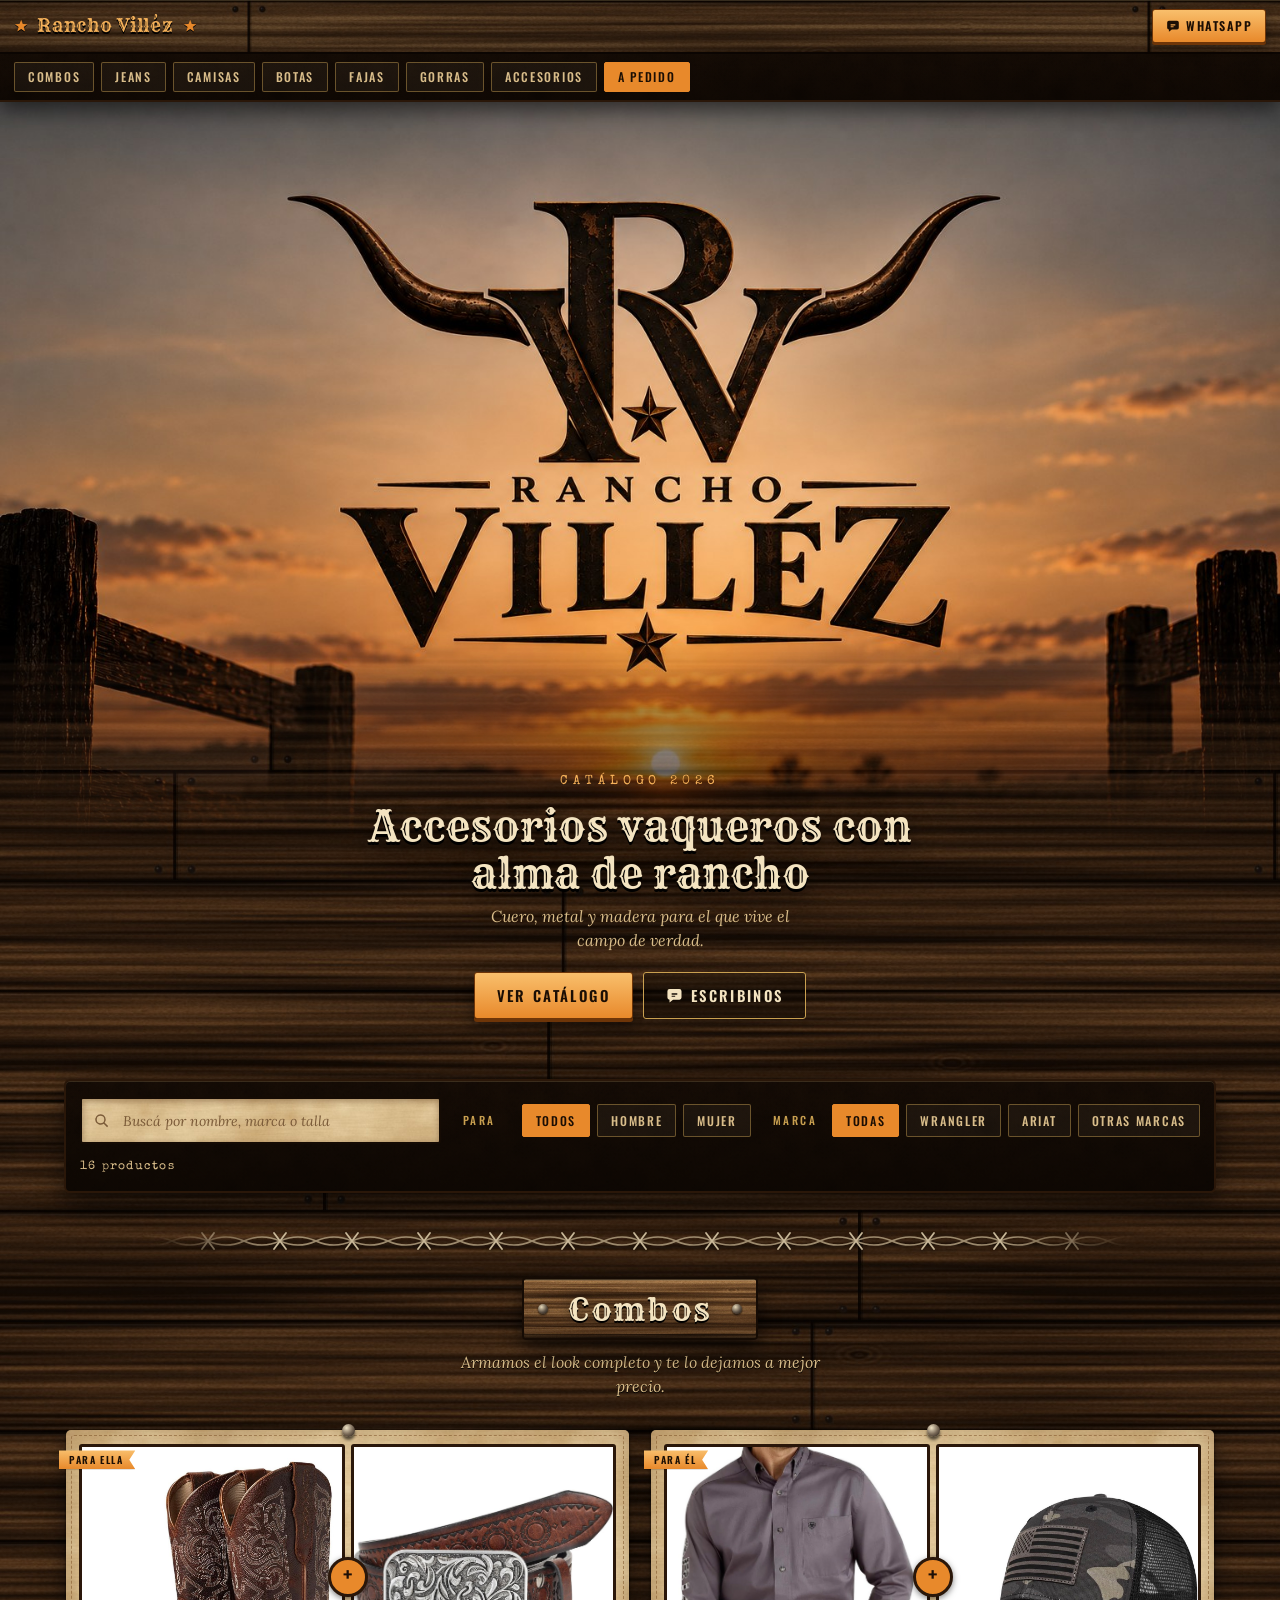
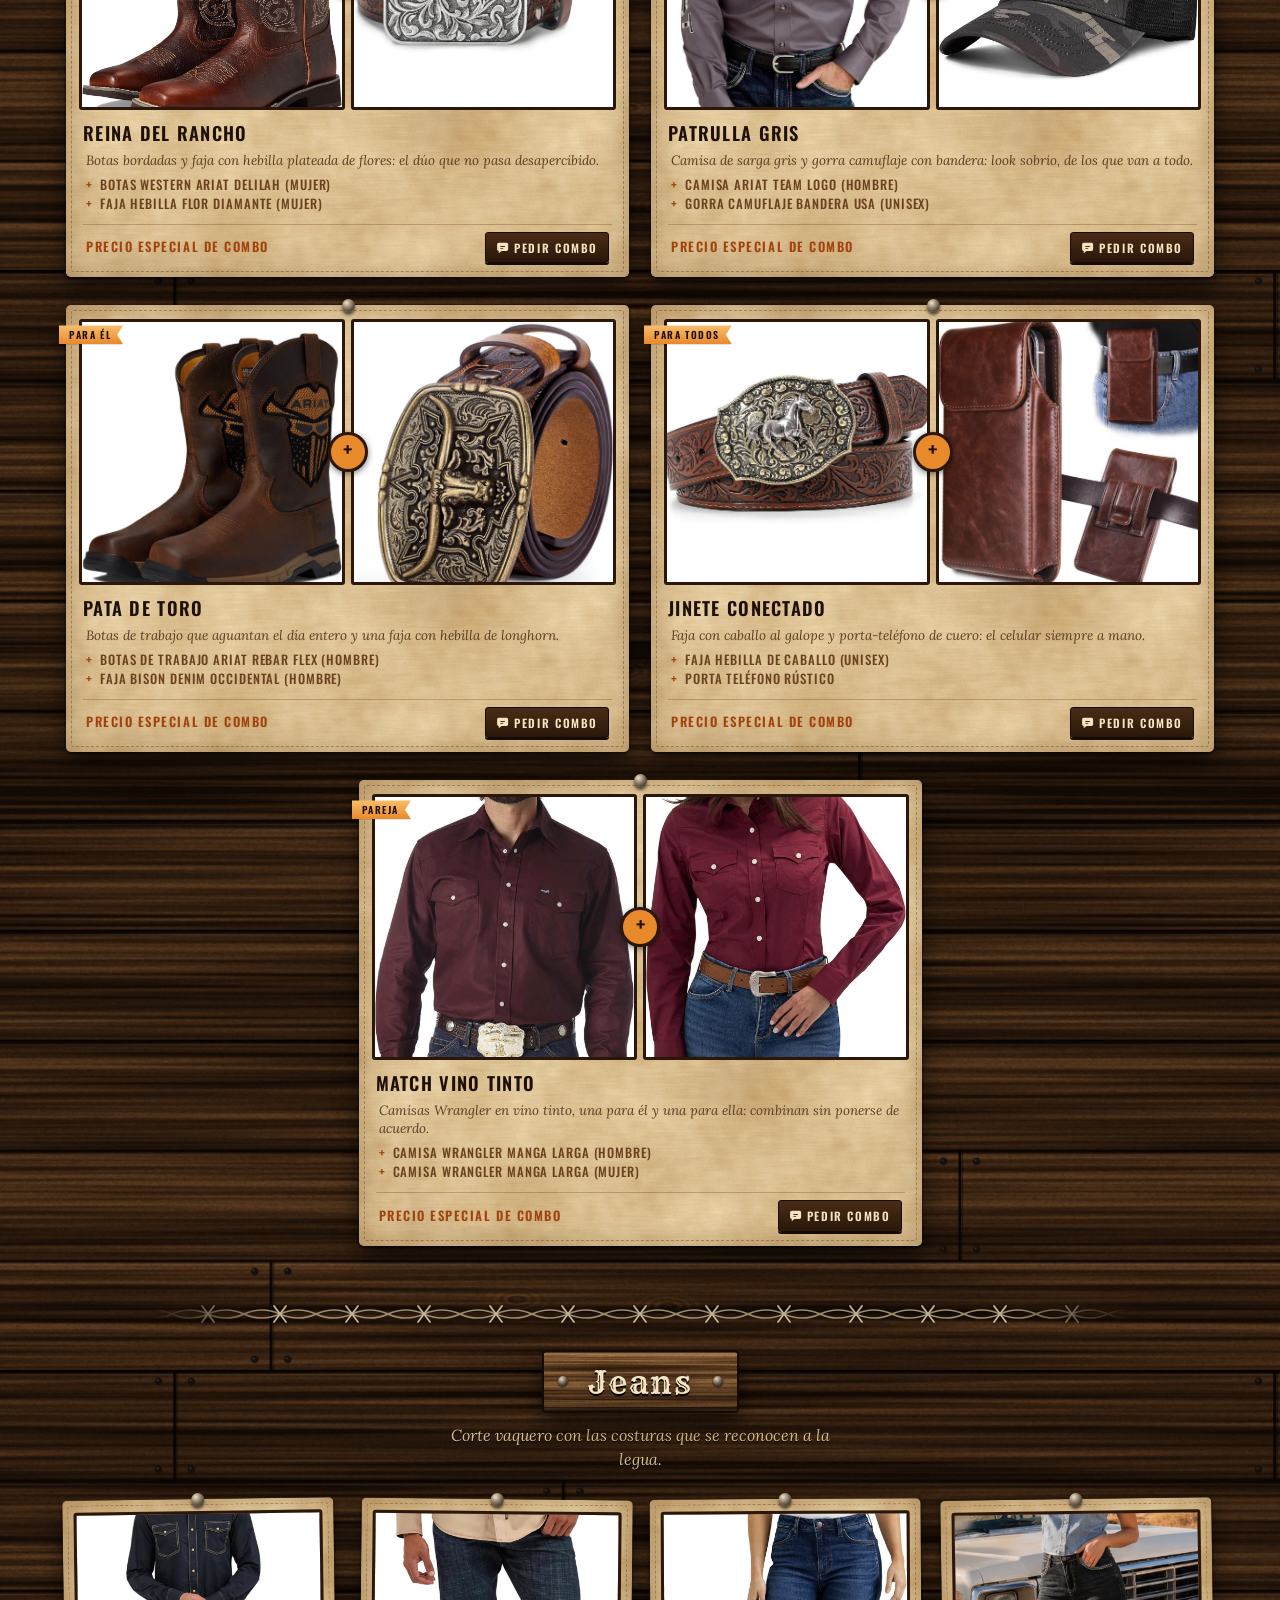
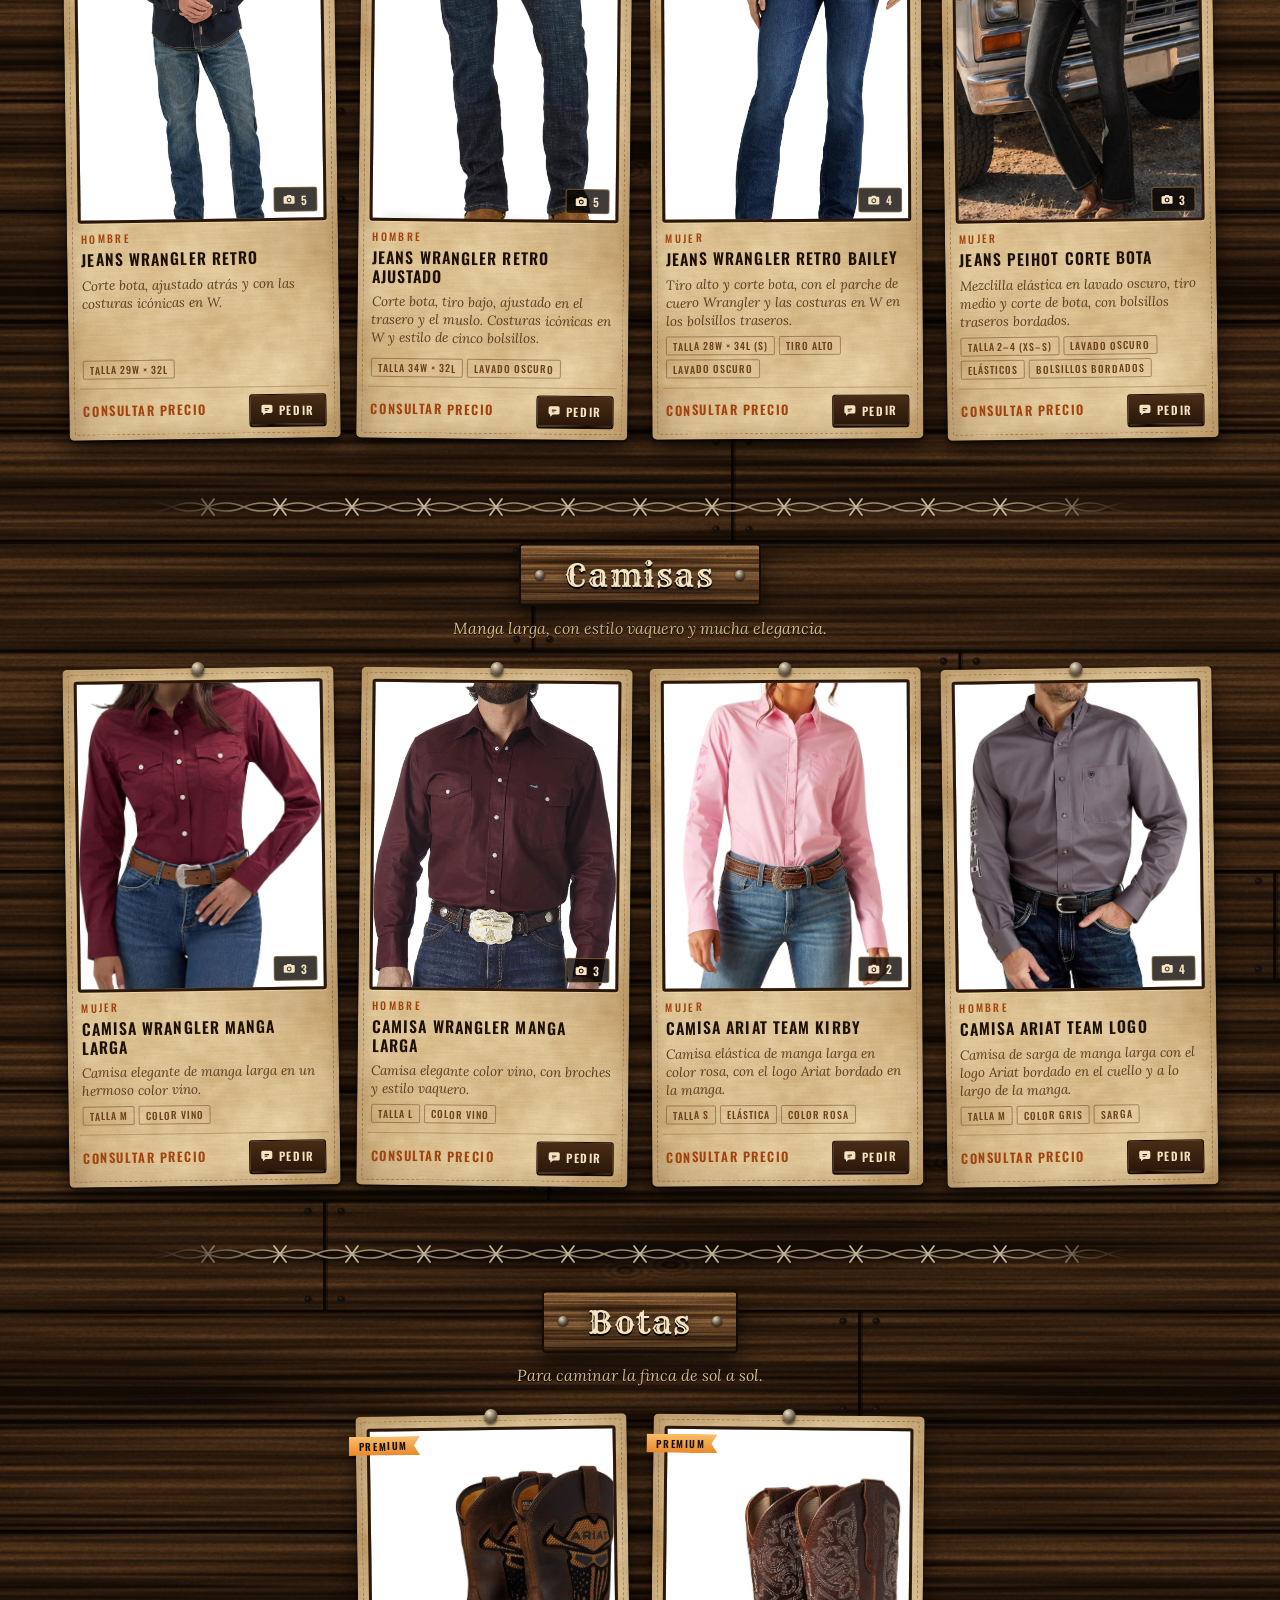
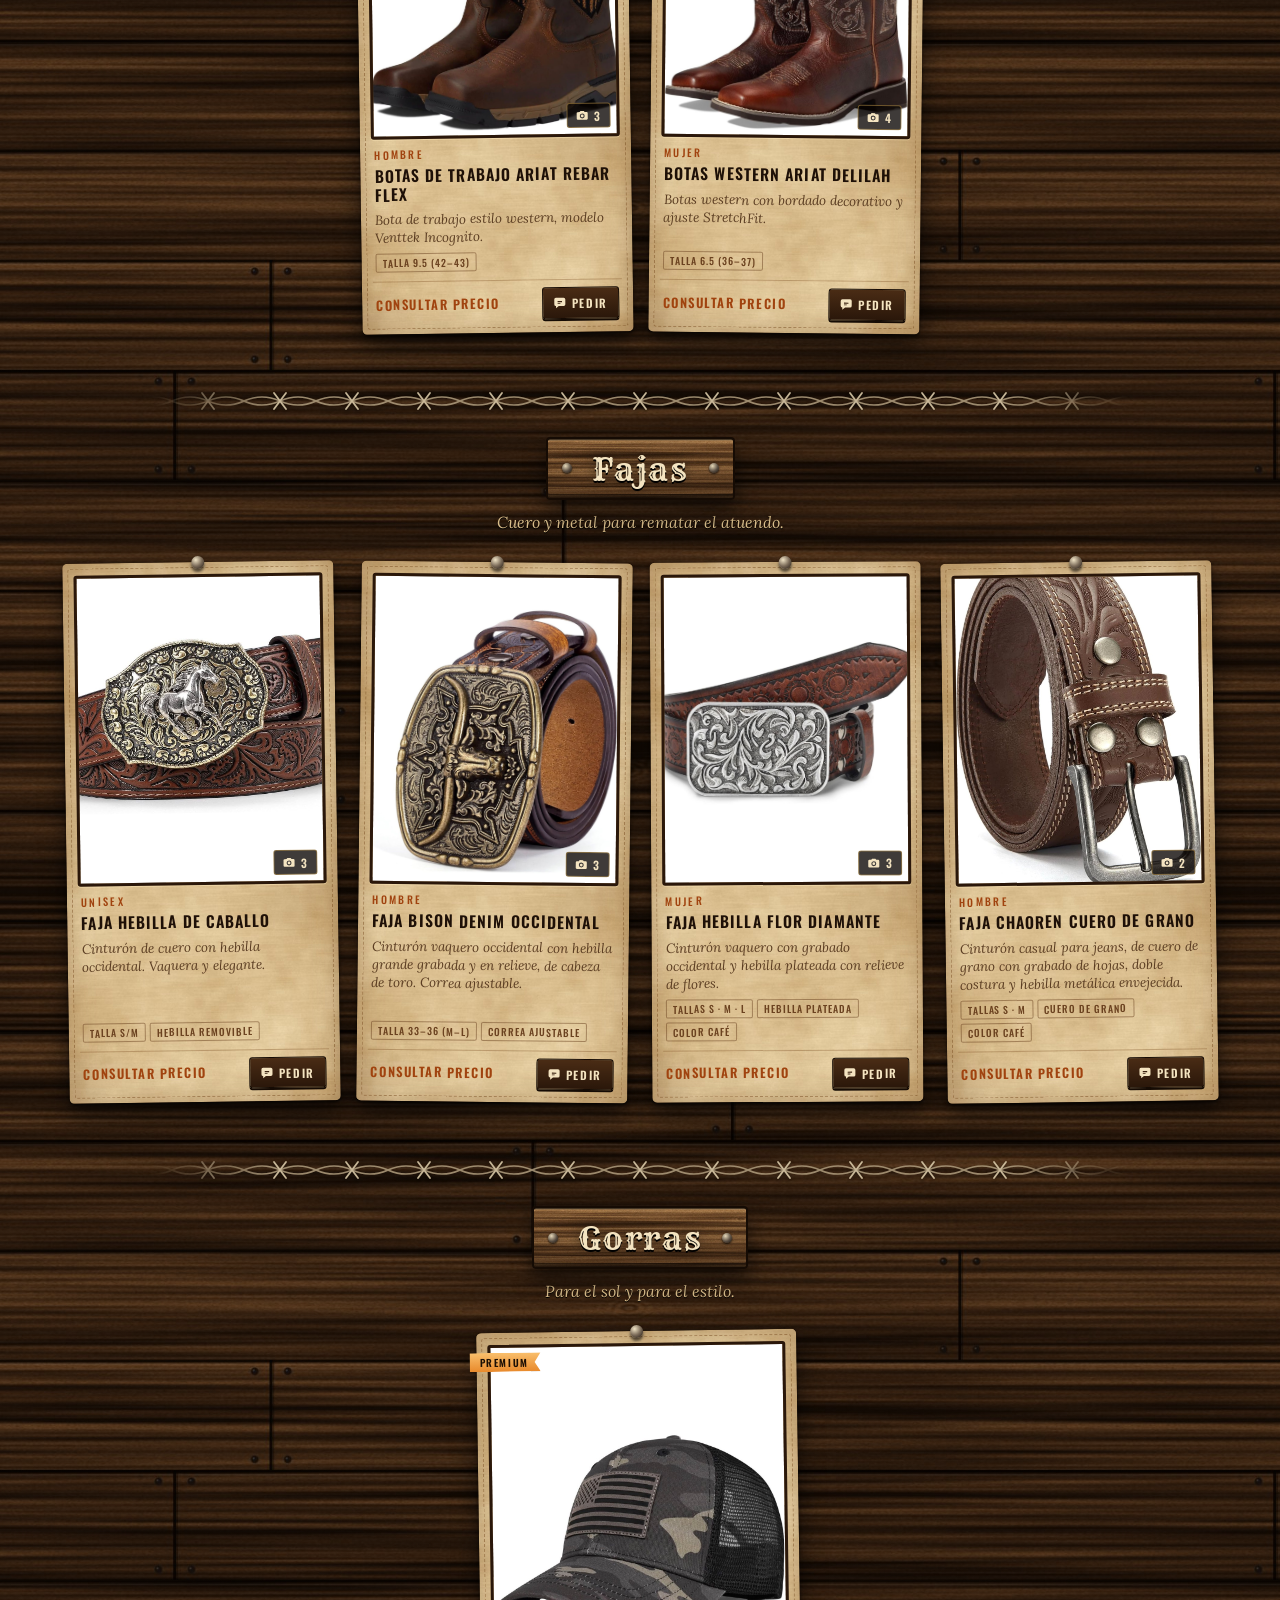
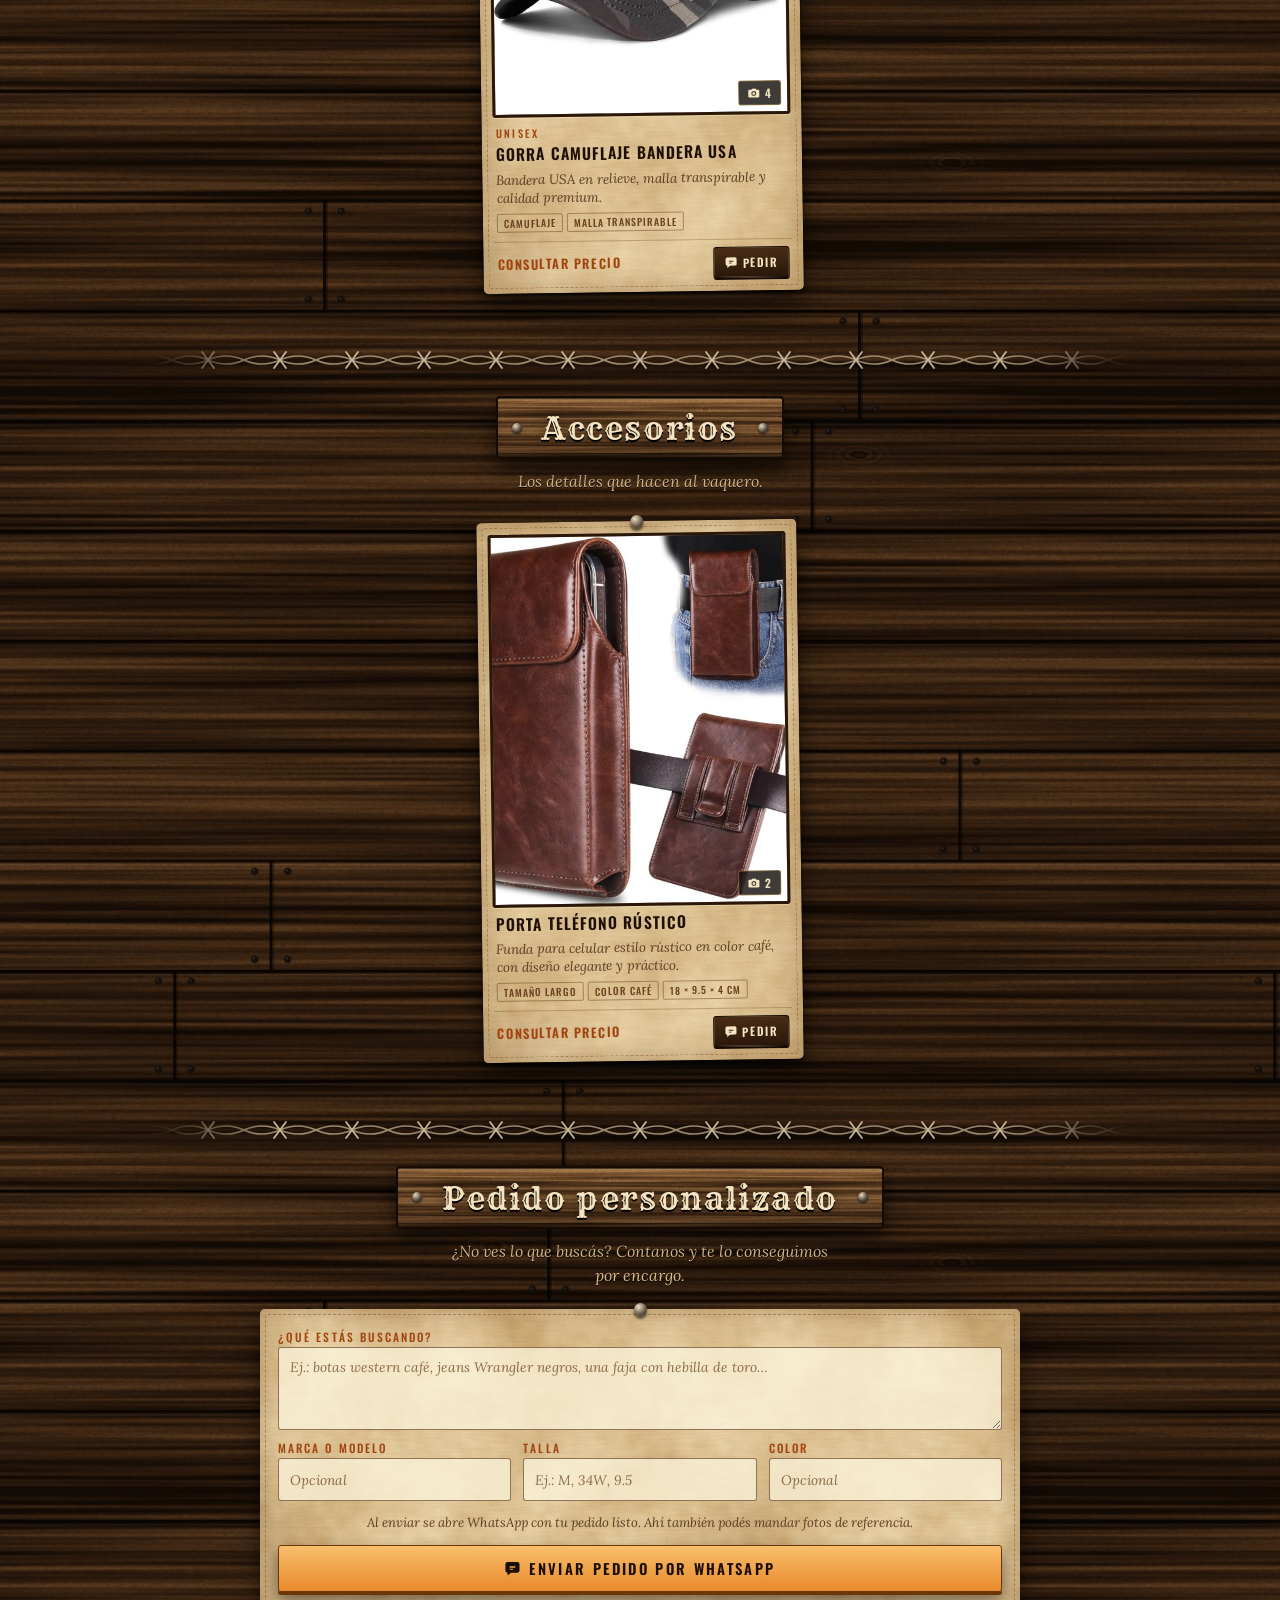
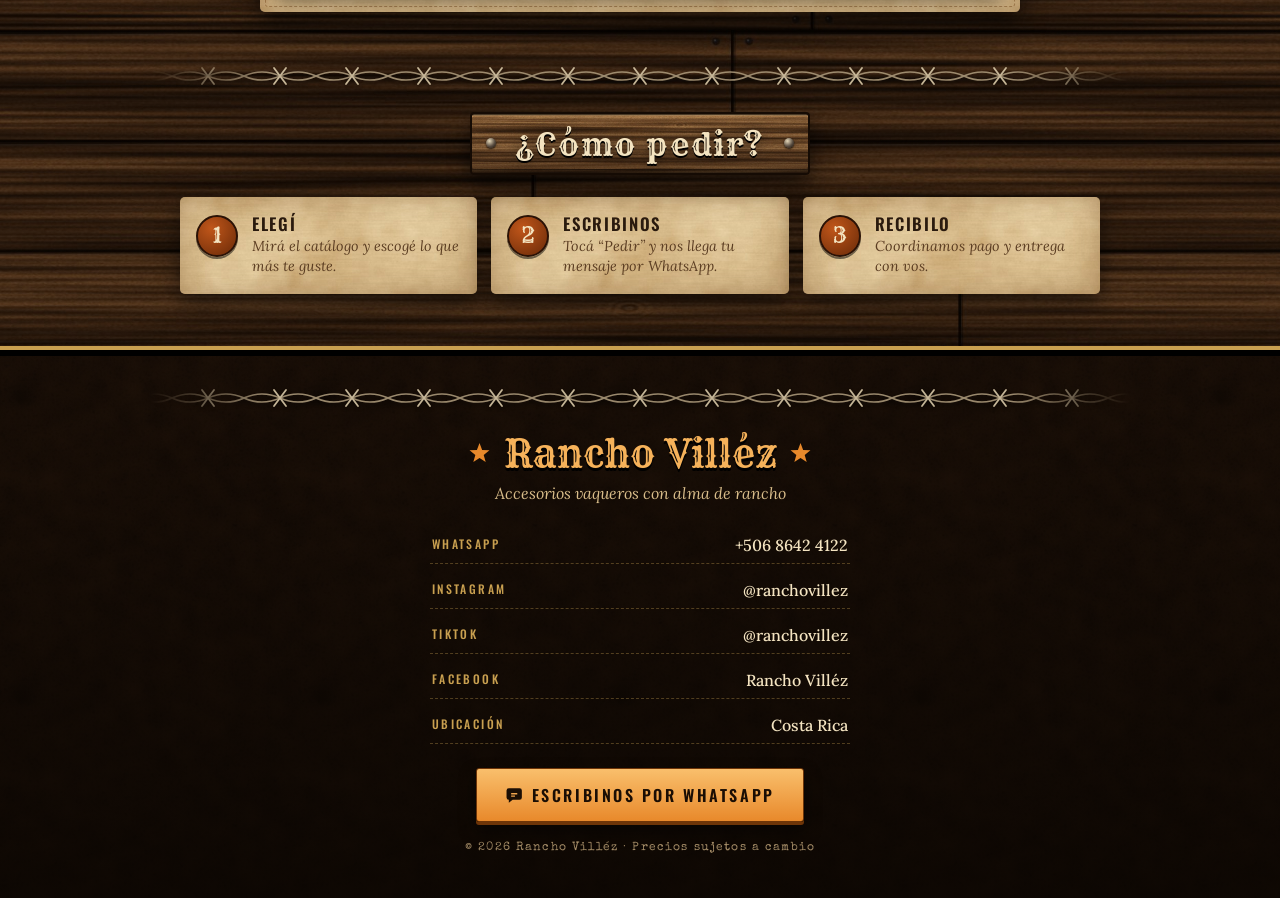
<file: index.html>
<!DOCTYPE html>
<html lang="es">
<head>
<meta charset="utf-8">
<meta name="viewport" content="width=device-width, initial-scale=1">
<title>Rancho Villéz · Catálogo de accesorios vaqueros</title>
<meta name="description" content="Accesorios vaqueros con alma de rancho. Catálogo de Rancho Villéz.">
<meta name="theme-color" content="#140b05">
<link rel="canonical" href="https://millodev.github.io/CatalogoRanchoVillez/">
<meta property="og:type" content="website">
<meta property="og:site_name" content="Rancho Villéz">
<meta property="og:locale" content="es_CR">
<meta property="og:url" content="https://millodev.github.io/CatalogoRanchoVillez/">
<meta property="og:title" content="Rancho Villéz · Catálogo 2026">
<meta property="og:description" content="Accesorios vaqueros con alma de rancho. Mirá el catálogo y pedí por WhatsApp.">
<meta property="og:image" content="https://millodev.github.io/CatalogoRanchoVillez/assets/img/og.jpg">
<meta property="og:image:type" content="image/jpeg">
<meta property="og:image:width" content="1200">
<meta property="og:image:height" content="630">
<meta property="og:image:alt" content="Logo de Rancho Villéz sobre un atardecer de rancho">
<meta name="twitter:card" content="summary_large_image">
<meta name="twitter:title" content="Rancho Villéz · Catálogo 2026">
<meta name="twitter:description" content="Accesorios vaqueros con alma de rancho">
<meta name="twitter:image" content="https://millodev.github.io/CatalogoRanchoVillez/assets/img/og.jpg">
<link rel="preload" href="assets/fonts/rye-latin-400-normal.woff2" as="font" type="font/woff2" crossorigin>
<link rel="icon" href="data:image/svg+xml,%3Csvg%20xmlns%3D%22http%3A//www.w3.org/2000/svg%22%20viewBox%3D%22-12%20-12%2024%2024%22%3E%3Crect%20x%3D%22-12%22%20y%3D%22-12%22%20width%3D%2224%22%20height%3D%2224%22%20rx%3D%225%22%20fill%3D%22%23140b05%22/%3E%3Cpolygon%20fill%3D%22%23e8892b%22%20points%3D%220.0%2C-10.0%202.5%2C-3.4%209.5%2C-3.1%204.0%2C1.3%205.9%2C8.1%200.0%2C4.2%20-5.9%2C8.1%20-4.0%2C1.3%20-9.5%2C-3.1%20-2.5%2C-3.4%22/%3E%3C/svg%3E">
<script>try{if(!sessionStorage.getItem('rv_intro')&&!matchMedia('(prefers-reduced-motion: reduce)').matches&&!/[?&]nointro/.test(location.search)){document.documentElement.className='rv-intro'}}catch(e){}</script>
<link rel="stylesheet" href="assets/style.css">
</head>
<body data-wa="50686424122" data-brand="Rancho Villéz">

<div class="saloon" aria-hidden="true">
  <div class="door l"><i class="rail t"></i><i class="rail m"></i><i class="rail b"></i><i class="brace"></i><i class="hinge h1"></i><i class="hinge h2"></i><i class="hinge h3"></i><i class="pull"></i></div>
  <div class="door r"><i class="rail t"></i><i class="rail m"></i><i class="rail b"></i><i class="brace"></i><i class="hinge h1"></i><i class="hinge h2"></i><i class="hinge h3"></i><i class="pull"></i></div>
  <i class="seam"></i>
  <div class="plaque"><span><svg class="i-star" viewBox="-11 -11 22 22" aria-hidden="true"><polygon points="0.0,-10.0 2.5,-3.4 9.5,-3.1 4.0,1.3 5.9,8.1 0.0,4.2 -5.9,8.1 -4.0,1.3 -9.5,-3.1 -2.5,-3.4"/></svg>Rancho Villéz<svg class="i-star" viewBox="-11 -11 22 22" aria-hidden="true"><polygon points="0.0,-10.0 2.5,-3.4 9.5,-3.1 4.0,1.3 5.9,8.1 0.0,4.2 -5.9,8.1 -4.0,1.3 -9.5,-3.1 -2.5,-3.4"/></svg></span><small>Bienvenido, forastero</small></div>
</div>
<header class="top">
  <div class="bar">
    <a class="brand" href="#inicio"><svg class="i-star" viewBox="-11 -11 22 22" aria-hidden="true"><polygon points="0.0,-10.0 2.5,-3.4 9.5,-3.1 4.0,1.3 5.9,8.1 0.0,4.2 -5.9,8.1 -4.0,1.3 -9.5,-3.1 -2.5,-3.4"/></svg><span>Rancho Villéz</span><svg class="i-star" viewBox="-11 -11 22 22" aria-hidden="true"><polygon points="0.0,-10.0 2.5,-3.4 9.5,-3.1 4.0,1.3 5.9,8.1 0.0,4.2 -5.9,8.1 -4.0,1.3 -9.5,-3.1 -2.5,-3.4"/></svg></a>
    <a class="wa-mini" href="https://wa.me/50686424122?text=Hola%20Rancho%20Vill%C3%A9z%2C%20quisiera%20m%C3%A1s%20informaci%C3%B3n" target="_blank" rel="noopener"><svg class="i-chat" viewBox="0 0 24 24" aria-hidden="true"><path d="M5 3h14a3 3 0 0 1 3 3v9a3 3 0 0 1-3 3H10l-5 4v-4a3 3 0 0 1-3-3V6a3 3 0 0 1 3-3Zm3 6v2h8V9H8Zm0 3.500V14h5v-1.500H8Z"/></svg><span>WhatsApp</span></a>
  </div>
  <nav class="chips" aria-label="Categorías"><a href="#combos">Combos</a><a href="#jeans">Jeans</a><a href="#camisas">Camisas</a><a href="#botas">Botas</a><a href="#fajas">Fajas</a><a href="#gorras">Gorras</a><a href="#accesorios">Accesorios</a><a href="#pedido">A pedido</a></nav>
</header>

<main id="inicio">
  <section class="hero">
    <h1 class="sr">Rancho Villéz</h1>
    <img src="assets/img/hero.jpg" width="1536" height="1024" alt="Logo de Rancho Villéz sobre un atardecer en el rancho">
    <div class="hero-copy">
      <p class="kicker">Catálogo 2026</p>
      <p class="tag">Accesorios vaqueros con alma de rancho</p>
      <p class="intro">Cuero, metal y madera para el que vive el campo de verdad.</p>
      <div class="cta">
        <a class="btn primary" href="#filtros">Ver catálogo</a>
        <a class="btn ghost" href="https://wa.me/50686424122?text=Hola%20Rancho%20Vill%C3%A9z%2C%20quisiera%20m%C3%A1s%20informaci%C3%B3n" target="_blank" rel="noopener"><svg class="i-chat" viewBox="0 0 24 24" aria-hidden="true"><path d="M5 3h14a3 3 0 0 1 3 3v9a3 3 0 0 1-3 3H10l-5 4v-4a3 3 0 0 1-3-3V6a3 3 0 0 1 3-3Zm3 6v2h8V9H8Zm0 3.500V14h5v-1.500H8Z"/></svg>Escribinos</a>
      </div>
      <p class="cover-index" aria-hidden="true">Combos ★ Jeans ★ Camisas ★ Botas ★ Fajas ★ Gorras ★ Accesorios</p>
      <div class="cover-contact" aria-hidden="true">
        <div class="wire"></div>
        <ul>
        <li><span>WhatsApp</span><a href="https://wa.me/50686424122?text=Hola%20Rancho%20Vill%C3%A9z%2C%20quisiera%20m%C3%A1s%20informaci%C3%B3n" target="_blank" rel="noopener">+506 8642 4122</a></li>
        <li><span>Instagram</span><a href="https://www.instagram.com/ranchovillez" target="_blank" rel="noopener">@ranchovillez</a></li>
        <li><span>TikTok</span><a href="https://www.tiktok.com/@ranchovillez" target="_blank" rel="noopener">@ranchovillez</a></li>
        <li><span>Facebook</span><a href="https://www.facebook.com/share/1Cu5gJVajn/" target="_blank" rel="noopener">Rancho Villéz</a></li>
        <li><span>Ubicación</span><b>Costa Rica</b></li>
        </ul>
      </div>
    </div>
  </section>

  <section class="filters" id="filtros" aria-label="Filtros del catálogo">
    <div class="filters-box">
      <label class="fsearch"><svg class="i-search" viewBox="0 0 24 24" aria-hidden="true"><path d="M10 3a7 7 0 1 0 4.2 12.600l4.600 4.600 1.400-1.400-4.600-4.600A7 7 0 0 0 10 3Zm0 2a5 5 0 1 1 0 10 5 5 0 0 1 0-10Z"/></svg><span class="sr">Buscar en el catálogo</span>
        <input id="q" type="search" placeholder="Buscá por nombre, marca o talla" autocomplete="off" enterkeyhint="search"></label>
      <div class="fgroup" role="group" aria-label="Para quién" data-group="who">
        <span class="flabel">Para</span>
        <button class="fchip" type="button" data-who="" aria-pressed="true">Todos</button>
        <button class="fchip" type="button" data-who="Hombre" aria-pressed="false">Hombre</button>
        <button class="fchip" type="button" data-who="Mujer" aria-pressed="false">Mujer</button>
      </div>
      <div class="fgroup" role="group" aria-label="Marca" data-group="brand">
        <span class="flabel">Marca</span>
        <button class="fchip" type="button" data-brand="" aria-pressed="true">Todas</button><button class="fchip" type="button" data-brand="Wrangler" aria-pressed="false">Wrangler</button><button class="fchip" type="button" data-brand="Ariat" aria-pressed="false">Ariat</button><button class="fchip" type="button" data-brand="Otras" aria-pressed="false">Otras marcas</button>
      </div>
      <div class="fmeta"><span id="fcount" aria-live="polite">16 productos</span>
        <button class="fclear" id="fclear" type="button" hidden>Limpiar filtros</button></div>
    </div>
    <div class="fempty" id="fempty" hidden>
      <p>No encontramos eso en el catálogo… pero lo podemos conseguir por encargo.</p>
      <a class="btn primary" href="#pedido" id="fempty-go">Hacer pedido personalizado</a>
    </div>
  </section>

    <section class="cat combos" id="combos">
      <div class="wire" aria-hidden="true"></div>
      <h2 class="sign">Combos</h2>
      <p class="blurb">Armamos el look completo y te lo dejamos a mejor precio.</p>
      <div class="combos-grid">
      <article class="combo">
        <i class="nail"></i><span class="badge">Para ella</span>
        <div class="collage n2"><span style="--focus:50% 55%"><img src="images/botas-ariat-delilah-1.jpg" alt="Botas Western Ariat Delilah" loading="lazy"></span><span style="--focus:50% 50%"><img src="images/faja-flor-diamante-1.jpg" alt="Faja Hebilla Flor Diamante" loading="lazy"></span></div>
        <div class="combo-body">
          <h3>Reina del Rancho</h3>
          <p class="desc">Botas bordadas y faja con hebilla plateada de flores: el dúo que no pasa desapercibido.</p>
          <ul class="incl"><li>Botas Western Ariat Delilah (Mujer)</li><li>Faja Hebilla Flor Diamante (Mujer)</li></ul>
          <div class="foot"><div class="pbox"><span class="price ask">Precio especial de combo</span></div>
            <a class="btn-order" href="https://wa.me/50686424122?text=Hola%20Rancho%20Vill%C3%A9z%2C%20me%20interesa%20el%20combo%3A%20Reina%20del%20Rancho%20%28Botas%20Western%20Ariat%20Delilah%20%28Mujer%29%20%2B%20Faja%20Hebilla%20Flor%20Diamante%20%28Mujer%29%29" target="_blank" rel="noopener"><svg class="i-chat" viewBox="0 0 24 24" aria-hidden="true"><path d="M5 3h14a3 3 0 0 1 3 3v9a3 3 0 0 1-3 3H10l-5 4v-4a3 3 0 0 1-3-3V6a3 3 0 0 1 3-3Zm3 6v2h8V9H8Zm0 3.500V14h5v-1.500H8Z"/></svg>Pedir combo</a></div>
        </div>
      </article>
      <article class="combo">
        <i class="nail"></i><span class="badge">Para él</span>
        <div class="collage n2"><span style="--focus:50% 30%"><img src="images/camisa-ariat-team-logo-1.jpg" alt="Camisa Ariat Team Logo" loading="lazy"></span><span style="--focus:50% 50%"><img src="images/gorra-camuflaje-usa-1.jpg" alt="Gorra Camuflaje Bandera USA" loading="lazy"></span></div>
        <div class="combo-body">
          <h3>Patrulla Gris</h3>
          <p class="desc">Camisa de sarga gris y gorra camuflaje con bandera: look sobrio, de los que van a todo.</p>
          <ul class="incl"><li>Camisa Ariat Team Logo (Hombre)</li><li>Gorra Camuflaje Bandera USA (Unisex)</li></ul>
          <div class="foot"><div class="pbox"><span class="price ask">Precio especial de combo</span></div>
            <a class="btn-order" href="https://wa.me/50686424122?text=Hola%20Rancho%20Vill%C3%A9z%2C%20me%20interesa%20el%20combo%3A%20Patrulla%20Gris%20%28Camisa%20Ariat%20Team%20Logo%20%28Hombre%29%20%2B%20Gorra%20Camuflaje%20Bandera%20USA%20%28Unisex%29%29" target="_blank" rel="noopener"><svg class="i-chat" viewBox="0 0 24 24" aria-hidden="true"><path d="M5 3h14a3 3 0 0 1 3 3v9a3 3 0 0 1-3 3H10l-5 4v-4a3 3 0 0 1-3-3V6a3 3 0 0 1 3-3Zm3 6v2h8V9H8Zm0 3.500V14h5v-1.500H8Z"/></svg>Pedir combo</a></div>
        </div>
      </article>
      <article class="combo">
        <i class="nail"></i><span class="badge">Para él</span>
        <div class="collage n2"><span style="--focus:50% 55%"><img src="images/botas-ariat-rebar-flex-1.jpg" alt="Botas de Trabajo Ariat Rebar Flex" loading="lazy"></span><span><img src="images/faja-bison-denim-longhorn-1.jpg" alt="Faja Bison Denim Occidental" loading="lazy"></span></div>
        <div class="combo-body">
          <h3>Pata de Toro</h3>
          <p class="desc">Botas de trabajo que aguantan el día entero y una faja con hebilla de longhorn.</p>
          <ul class="incl"><li>Botas de Trabajo Ariat Rebar Flex (Hombre)</li><li>Faja Bison Denim Occidental (Hombre)</li></ul>
          <div class="foot"><div class="pbox"><span class="price ask">Precio especial de combo</span></div>
            <a class="btn-order" href="https://wa.me/50686424122?text=Hola%20Rancho%20Vill%C3%A9z%2C%20me%20interesa%20el%20combo%3A%20Pata%20de%20Toro%20%28Botas%20de%20Trabajo%20Ariat%20Rebar%20Flex%20%28Hombre%29%20%2B%20Faja%20Bison%20Denim%20Occidental%20%28Hombre%29%29" target="_blank" rel="noopener"><svg class="i-chat" viewBox="0 0 24 24" aria-hidden="true"><path d="M5 3h14a3 3 0 0 1 3 3v9a3 3 0 0 1-3 3H10l-5 4v-4a3 3 0 0 1-3-3V6a3 3 0 0 1 3-3Zm3 6v2h8V9H8Zm0 3.500V14h5v-1.500H8Z"/></svg>Pedir combo</a></div>
        </div>
      </article>
      <article class="combo">
        <i class="nail"></i><span class="badge">Para todos</span>
        <div class="collage n2"><span><img src="images/faja-vaquera-hebilla-caballo-1.jpg" alt="Faja Hebilla de Caballo" loading="lazy"></span><span><img src="images/porta-telefono-cuero-1.jpg" alt="Porta Teléfono Rústico" loading="lazy"></span></div>
        <div class="combo-body">
          <h3>Jinete Conectado</h3>
          <p class="desc">Faja con caballo al galope y porta-teléfono de cuero: el celular siempre a mano.</p>
          <ul class="incl"><li>Faja Hebilla de Caballo (Unisex)</li><li>Porta Teléfono Rústico</li></ul>
          <div class="foot"><div class="pbox"><span class="price ask">Precio especial de combo</span></div>
            <a class="btn-order" href="https://wa.me/50686424122?text=Hola%20Rancho%20Vill%C3%A9z%2C%20me%20interesa%20el%20combo%3A%20Jinete%20Conectado%20%28Faja%20Hebilla%20de%20Caballo%20%28Unisex%29%20%2B%20Porta%20Tel%C3%A9fono%20R%C3%BAstico%29" target="_blank" rel="noopener"><svg class="i-chat" viewBox="0 0 24 24" aria-hidden="true"><path d="M5 3h14a3 3 0 0 1 3 3v9a3 3 0 0 1-3 3H10l-5 4v-4a3 3 0 0 1-3-3V6a3 3 0 0 1 3-3Zm3 6v2h8V9H8Zm0 3.500V14h5v-1.500H8Z"/></svg>Pedir combo</a></div>
        </div>
      </article>
      <article class="combo">
        <i class="nail"></i><span class="badge">Pareja</span>
        <div class="collage n2"><span style="--focus:50% 25%"><img src="images/camisa-hombre-vino-1.jpg" alt="Camisa Wrangler Manga Larga" loading="lazy"></span><span style="--focus:50% 30%"><img src="images/camisa-mujer-vino-1.jpg" alt="Camisa Wrangler Manga Larga" loading="lazy"></span></div>
        <div class="combo-body">
          <h3>Match Vino Tinto</h3>
          <p class="desc">Camisas Wrangler en vino tinto, una para él y una para ella: combinan sin ponerse de acuerdo.</p>
          <ul class="incl"><li>Camisa Wrangler Manga Larga (Hombre)</li><li>Camisa Wrangler Manga Larga (Mujer)</li></ul>
          <div class="foot"><div class="pbox"><span class="price ask">Precio especial de combo</span></div>
            <a class="btn-order" href="https://wa.me/50686424122?text=Hola%20Rancho%20Vill%C3%A9z%2C%20me%20interesa%20el%20combo%3A%20Match%20Vino%20Tinto%20%28Camisa%20Wrangler%20Manga%20Larga%20%28Hombre%29%20%2B%20Camisa%20Wrangler%20Manga%20Larga%20%28Mujer%29%29" target="_blank" rel="noopener"><svg class="i-chat" viewBox="0 0 24 24" aria-hidden="true"><path d="M5 3h14a3 3 0 0 1 3 3v9a3 3 0 0 1-3 3H10l-5 4v-4a3 3 0 0 1-3-3V6a3 3 0 0 1 3-3Zm3 6v2h8V9H8Zm0 3.500V14h5v-1.500H8Z"/></svg>Pedir combo</a></div>
        </div>
      </article>
      </div>
    </section>
    <section class="cat" id="jeans" data-products>
      <div class="wire" aria-hidden="true"></div>
      <h2 class="sign">Jeans</h2>
      <p class="blurb">Corte vaquero con las costuras que se reconocen a la legua.</p>
      <div class="grid">
      <article class="card" data-imgs='["images/jeans-wrangler-retro-1.jpg", "images/jeans-wrangler-retro-2.jpg", "images/jeans-wrangler-retro-3.jpg", "images/jeans-wrangler-retro-4.jpg", "images/jeans-wrangler-retro-5.jpg"]' data-who="Hombre" data-brand="Wrangler" data-q="jeans wrangler retro wrangler hombre jeans corte bota, ajustado atras y con las costuras iconicas en w. talla 29w × 32l">
        <i class="nail"></i>
        <button class="open" type="button" aria-label="Ver fotos de Jeans Wrangler Retro (Hombre)">
          <span class="photo" style="--focus:50% 62%"><img src="images/jeans-wrangler-retro-1.jpg" alt="Jeans Wrangler Retro (Hombre)" loading="lazy"><span class="count"><svg class="i-cam" viewBox="0 0 24 24" aria-hidden="true"><path d="M9 4 7.500 6H4a2 2 0 0 0-2 2v10a2 2 0 0 0 2 2h16a2 2 0 0 0 2-2V8a2 2 0 0 0-2-2h-3.500L15 4H9Zm3 4.500a4.500 4.500 0 1 1 0 9 4.500 4.500 0 0 1 0-9Zm0 2a2.500 2.500 0 1 0 0 5 2.500 2.500 0 0 0 0-5Z"/></svg>5</span></span>
          <span class="who">Hombre</span>
          <h3>Jeans Wrangler Retro</h3>
        </button>
        <p class="desc">Corte bota, ajustado atrás y con las costuras icónicas en W.</p>
        <ul class="opts"><li>Talla 29W × 32L</li></ul>
        <ul class="thumbs" aria-hidden="true"><li><img src="images/jeans-wrangler-retro-2.jpg" alt="" loading="lazy"></li><li><img src="images/jeans-wrangler-retro-3.jpg" alt="" loading="lazy"></li><li><img src="images/jeans-wrangler-retro-4.jpg" alt="" loading="lazy"></li><li><img src="images/jeans-wrangler-retro-5.jpg" alt="" loading="lazy"></li></ul>
        <div class="foot"><span class="price ask">Consultar precio</span>
          <a class="btn-order" href="https://wa.me/50686424122?text=Hola%20Rancho%20Vill%C3%A9z%2C%20me%20interesa%3A%20Jeans%20Wrangler%20Retro%20%28Hombre%29%20%E2%80%93%20Talla%2029W%20%C3%97%2032L" target="_blank" rel="noopener"><svg class="i-chat" viewBox="0 0 24 24" aria-hidden="true"><path d="M5 3h14a3 3 0 0 1 3 3v9a3 3 0 0 1-3 3H10l-5 4v-4a3 3 0 0 1-3-3V6a3 3 0 0 1 3-3Zm3 6v2h8V9H8Zm0 3.500V14h5v-1.500H8Z"/></svg>Pedir</a>
        </div>
      </article>
      <article class="card" data-imgs='["images/jeans-wrangler-retro-oscuro-1.jpg", "images/jeans-wrangler-retro-oscuro-2.jpg", "images/jeans-wrangler-retro-oscuro-3.jpg", "images/jeans-wrangler-retro-oscuro-4.jpg", "images/jeans-wrangler-retro-oscuro-5.jpg"]' data-who="Hombre" data-brand="Wrangler" data-q="jeans wrangler retro ajustado wrangler hombre jeans corte bota, tiro bajo, ajustado en el trasero y el muslo. costuras iconicas en w y estilo de cinco bolsillos. talla 34w × 32l lavado oscuro">
        <i class="nail"></i>
        <button class="open" type="button" aria-label="Ver fotos de Jeans Wrangler Retro Ajustado (Hombre)">
          <span class="photo" style="--focus:50% 62%"><img src="images/jeans-wrangler-retro-oscuro-1.jpg" alt="Jeans Wrangler Retro Ajustado (Hombre)" loading="lazy"><span class="count"><svg class="i-cam" viewBox="0 0 24 24" aria-hidden="true"><path d="M9 4 7.500 6H4a2 2 0 0 0-2 2v10a2 2 0 0 0 2 2h16a2 2 0 0 0 2-2V8a2 2 0 0 0-2-2h-3.500L15 4H9Zm3 4.500a4.500 4.500 0 1 1 0 9 4.500 4.500 0 0 1 0-9Zm0 2a2.500 2.500 0 1 0 0 5 2.500 2.500 0 0 0 0-5Z"/></svg>5</span></span>
          <span class="who">Hombre</span>
          <h3>Jeans Wrangler Retro Ajustado</h3>
        </button>
        <p class="desc">Corte bota, tiro bajo, ajustado en el trasero y el muslo. Costuras icónicas en W y estilo de cinco bolsillos.</p>
        <ul class="opts"><li>Talla 34W × 32L</li><li>Lavado oscuro</li></ul>
        <ul class="thumbs" aria-hidden="true"><li><img src="images/jeans-wrangler-retro-oscuro-2.jpg" alt="" loading="lazy"></li><li><img src="images/jeans-wrangler-retro-oscuro-3.jpg" alt="" loading="lazy"></li><li><img src="images/jeans-wrangler-retro-oscuro-4.jpg" alt="" loading="lazy"></li><li><img src="images/jeans-wrangler-retro-oscuro-5.jpg" alt="" loading="lazy"></li></ul>
        <div class="foot"><span class="price ask">Consultar precio</span>
          <a class="btn-order" href="https://wa.me/50686424122?text=Hola%20Rancho%20Vill%C3%A9z%2C%20me%20interesa%3A%20Jeans%20Wrangler%20Retro%20Ajustado%20%28Hombre%29%20%E2%80%93%20Talla%2034W%20%C3%97%2032L%2C%20Lavado%20oscuro" target="_blank" rel="noopener"><svg class="i-chat" viewBox="0 0 24 24" aria-hidden="true"><path d="M5 3h14a3 3 0 0 1 3 3v9a3 3 0 0 1-3 3H10l-5 4v-4a3 3 0 0 1-3-3V6a3 3 0 0 1 3-3Zm3 6v2h8V9H8Zm0 3.500V14h5v-1.500H8Z"/></svg>Pedir</a>
        </div>
      </article>
      <article class="card" data-imgs='["images/jeans-wrangler-bailey-1.jpg", "images/jeans-wrangler-bailey-2.jpg", "images/jeans-wrangler-bailey-3.jpg", "images/jeans-wrangler-bailey-4.jpg"]' data-who="Mujer" data-brand="Wrangler" data-q="jeans wrangler retro bailey wrangler mujer jeans tiro alto y corte bota, con el parche de cuero wrangler y las costuras en w en los bolsillos traseros. talla 28w × 34l (s) tiro alto lavado oscuro">
        <i class="nail"></i>
        <button class="open" type="button" aria-label="Ver fotos de Jeans Wrangler Retro Bailey (Mujer)">
          <span class="photo" style="--focus:50% 22%"><img src="images/jeans-wrangler-bailey-1.jpg" alt="Jeans Wrangler Retro Bailey (Mujer)" loading="lazy"><span class="count"><svg class="i-cam" viewBox="0 0 24 24" aria-hidden="true"><path d="M9 4 7.500 6H4a2 2 0 0 0-2 2v10a2 2 0 0 0 2 2h16a2 2 0 0 0 2-2V8a2 2 0 0 0-2-2h-3.500L15 4H9Zm3 4.500a4.500 4.500 0 1 1 0 9 4.500 4.500 0 0 1 0-9Zm0 2a2.500 2.500 0 1 0 0 5 2.500 2.500 0 0 0 0-5Z"/></svg>4</span></span>
          <span class="who">Mujer</span>
          <h3>Jeans Wrangler Retro Bailey</h3>
        </button>
        <p class="desc">Tiro alto y corte bota, con el parche de cuero Wrangler y las costuras en W en los bolsillos traseros.</p>
        <ul class="opts"><li>Talla 28W × 34L (S)</li><li>Tiro alto</li><li>Lavado oscuro</li></ul>
        <ul class="thumbs" aria-hidden="true"><li><img src="images/jeans-wrangler-bailey-2.jpg" alt="" loading="lazy"></li><li><img src="images/jeans-wrangler-bailey-3.jpg" alt="" loading="lazy"></li><li><img src="images/jeans-wrangler-bailey-4.jpg" alt="" loading="lazy"></li></ul>
        <div class="foot"><span class="price ask">Consultar precio</span>
          <a class="btn-order" href="https://wa.me/50686424122?text=Hola%20Rancho%20Vill%C3%A9z%2C%20me%20interesa%3A%20Jeans%20Wrangler%20Retro%20Bailey%20%28Mujer%29%20%E2%80%93%20Talla%2028W%20%C3%97%2034L%20%28S%29%2C%20Tiro%20alto%2C%20Lavado%20oscuro" target="_blank" rel="noopener"><svg class="i-chat" viewBox="0 0 24 24" aria-hidden="true"><path d="M5 3h14a3 3 0 0 1 3 3v9a3 3 0 0 1-3 3H10l-5 4v-4a3 3 0 0 1-3-3V6a3 3 0 0 1 3-3Zm3 6v2h8V9H8Zm0 3.500V14h5v-1.500H8Z"/></svg>Pedir</a>
        </div>
      </article>
      <article class="card" data-imgs='["images/jeans-peihot-bordado-1.jpg", "images/jeans-peihot-bordado-2.jpg", "images/jeans-peihot-bordado-3.jpg"]' data-who="Mujer" data-brand="Otras" data-q="jeans peihot corte bota peihot mujer jeans mezclilla elastica en lavado oscuro, tiro medio y corte de bota, con bolsillos traseros bordados. talla 2–4 (xs–s) lavado oscuro elasticos bolsillos bordados">
        <i class="nail"></i>
        <button class="open" type="button" aria-label="Ver fotos de Jeans Peihot Corte Bota (Mujer)">
          <span class="photo" style="--focus:50% 40%"><img src="images/jeans-peihot-bordado-1.jpg" alt="Jeans Peihot Corte Bota (Mujer)" loading="lazy"><span class="count"><svg class="i-cam" viewBox="0 0 24 24" aria-hidden="true"><path d="M9 4 7.500 6H4a2 2 0 0 0-2 2v10a2 2 0 0 0 2 2h16a2 2 0 0 0 2-2V8a2 2 0 0 0-2-2h-3.500L15 4H9Zm3 4.500a4.500 4.500 0 1 1 0 9 4.500 4.500 0 0 1 0-9Zm0 2a2.500 2.500 0 1 0 0 5 2.500 2.500 0 0 0 0-5Z"/></svg>3</span></span>
          <span class="who">Mujer</span>
          <h3>Jeans Peihot Corte Bota</h3>
        </button>
        <p class="desc">Mezclilla elástica en lavado oscuro, tiro medio y corte de bota, con bolsillos traseros bordados.</p>
        <ul class="opts"><li>Talla 2–4 (XS–S)</li><li>Lavado oscuro</li><li>Elásticos</li><li>Bolsillos bordados</li></ul>
        <ul class="thumbs" aria-hidden="true"><li><img src="images/jeans-peihot-bordado-2.jpg" alt="" loading="lazy"></li><li><img src="images/jeans-peihot-bordado-3.jpg" alt="" loading="lazy"></li></ul>
        <div class="foot"><span class="price ask">Consultar precio</span>
          <a class="btn-order" href="https://wa.me/50686424122?text=Hola%20Rancho%20Vill%C3%A9z%2C%20me%20interesa%3A%20Jeans%20Peihot%20Corte%20Bota%20%28Mujer%29%20%E2%80%93%20Talla%202%E2%80%934%20%28XS%E2%80%93S%29%2C%20Lavado%20oscuro%2C%20El%C3%A1sticos%2C%20Bolsillos%20bordados" target="_blank" rel="noopener"><svg class="i-chat" viewBox="0 0 24 24" aria-hidden="true"><path d="M5 3h14a3 3 0 0 1 3 3v9a3 3 0 0 1-3 3H10l-5 4v-4a3 3 0 0 1-3-3V6a3 3 0 0 1 3-3Zm3 6v2h8V9H8Zm0 3.500V14h5v-1.500H8Z"/></svg>Pedir</a>
        </div>
      </article>
      </div>
    </section>
    <section class="cat" id="camisas" data-products>
      <div class="wire" aria-hidden="true"></div>
      <h2 class="sign">Camisas</h2>
      <p class="blurb">Manga larga, con estilo vaquero y mucha elegancia.</p>
      <div class="grid">
      <article class="card" data-imgs='["images/camisa-mujer-vino-1.jpg", "images/camisa-mujer-vino-2.jpg", "images/camisa-mujer-vino-3.jpg"]' data-who="Mujer" data-brand="Wrangler" data-q="camisa wrangler manga larga wrangler mujer camisas camisa elegante de manga larga en un hermoso color vino. talla m color vino">
        <i class="nail"></i>
        <button class="open" type="button" aria-label="Ver fotos de Camisa Wrangler Manga Larga (Mujer)">
          <span class="photo" style="--focus:50% 30%"><img src="images/camisa-mujer-vino-1.jpg" alt="Camisa Wrangler Manga Larga (Mujer)" loading="lazy"><span class="count"><svg class="i-cam" viewBox="0 0 24 24" aria-hidden="true"><path d="M9 4 7.500 6H4a2 2 0 0 0-2 2v10a2 2 0 0 0 2 2h16a2 2 0 0 0 2-2V8a2 2 0 0 0-2-2h-3.500L15 4H9Zm3 4.500a4.500 4.500 0 1 1 0 9 4.500 4.500 0 0 1 0-9Zm0 2a2.500 2.500 0 1 0 0 5 2.500 2.500 0 0 0 0-5Z"/></svg>3</span></span>
          <span class="who">Mujer</span>
          <h3>Camisa Wrangler Manga Larga</h3>
        </button>
        <p class="desc">Camisa elegante de manga larga en un hermoso color vino.</p>
        <ul class="opts"><li>Talla M</li><li>Color vino</li></ul>
        <ul class="thumbs" aria-hidden="true"><li><img src="images/camisa-mujer-vino-2.jpg" alt="" loading="lazy"></li><li><img src="images/camisa-mujer-vino-3.jpg" alt="" loading="lazy"></li></ul>
        <div class="foot"><span class="price ask">Consultar precio</span>
          <a class="btn-order" href="https://wa.me/50686424122?text=Hola%20Rancho%20Vill%C3%A9z%2C%20me%20interesa%3A%20Camisa%20Wrangler%20Manga%20Larga%20%28Mujer%29%20%E2%80%93%20Talla%20M%2C%20Color%20vino" target="_blank" rel="noopener"><svg class="i-chat" viewBox="0 0 24 24" aria-hidden="true"><path d="M5 3h14a3 3 0 0 1 3 3v9a3 3 0 0 1-3 3H10l-5 4v-4a3 3 0 0 1-3-3V6a3 3 0 0 1 3-3Zm3 6v2h8V9H8Zm0 3.500V14h5v-1.500H8Z"/></svg>Pedir</a>
        </div>
      </article>
      <article class="card" data-imgs='["images/camisa-hombre-vino-1.jpg", "images/camisa-hombre-vino-2.jpg", "images/camisa-hombre-vino-3.jpg"]' data-who="Hombre" data-brand="Wrangler" data-q="camisa wrangler manga larga wrangler hombre camisas camisa elegante color vino, con broches y estilo vaquero. talla l color vino">
        <i class="nail"></i>
        <button class="open" type="button" aria-label="Ver fotos de Camisa Wrangler Manga Larga (Hombre)">
          <span class="photo" style="--focus:50% 25%"><img src="images/camisa-hombre-vino-1.jpg" alt="Camisa Wrangler Manga Larga (Hombre)" loading="lazy"><span class="count"><svg class="i-cam" viewBox="0 0 24 24" aria-hidden="true"><path d="M9 4 7.500 6H4a2 2 0 0 0-2 2v10a2 2 0 0 0 2 2h16a2 2 0 0 0 2-2V8a2 2 0 0 0-2-2h-3.500L15 4H9Zm3 4.500a4.500 4.500 0 1 1 0 9 4.500 4.500 0 0 1 0-9Zm0 2a2.500 2.500 0 1 0 0 5 2.500 2.500 0 0 0 0-5Z"/></svg>3</span></span>
          <span class="who">Hombre</span>
          <h3>Camisa Wrangler Manga Larga</h3>
        </button>
        <p class="desc">Camisa elegante color vino, con broches y estilo vaquero.</p>
        <ul class="opts"><li>Talla L</li><li>Color vino</li></ul>
        <ul class="thumbs" aria-hidden="true"><li><img src="images/camisa-hombre-vino-2.jpg" alt="" loading="lazy"></li><li><img src="images/camisa-hombre-vino-3.jpg" alt="" loading="lazy"></li></ul>
        <div class="foot"><span class="price ask">Consultar precio</span>
          <a class="btn-order" href="https://wa.me/50686424122?text=Hola%20Rancho%20Vill%C3%A9z%2C%20me%20interesa%3A%20Camisa%20Wrangler%20Manga%20Larga%20%28Hombre%29%20%E2%80%93%20Talla%20L%2C%20Color%20vino" target="_blank" rel="noopener"><svg class="i-chat" viewBox="0 0 24 24" aria-hidden="true"><path d="M5 3h14a3 3 0 0 1 3 3v9a3 3 0 0 1-3 3H10l-5 4v-4a3 3 0 0 1-3-3V6a3 3 0 0 1 3-3Zm3 6v2h8V9H8Zm0 3.500V14h5v-1.500H8Z"/></svg>Pedir</a>
        </div>
      </article>
      <article class="card" data-imgs='["images/camisa-ariat-rosa-1.jpg", "images/camisa-ariat-rosa-2.jpg"]' data-who="Mujer" data-brand="Ariat" data-q="camisa ariat team kirby ariat mujer camisas camisa elastica de manga larga en color rosa, con el logo ariat bordado en la manga. talla s elastica color rosa">
        <i class="nail"></i>
        <button class="open" type="button" aria-label="Ver fotos de Camisa Ariat Team Kirby (Mujer)">
          <span class="photo" style="--focus:50% 30%"><img src="images/camisa-ariat-rosa-1.jpg" alt="Camisa Ariat Team Kirby (Mujer)" loading="lazy"><span class="count"><svg class="i-cam" viewBox="0 0 24 24" aria-hidden="true"><path d="M9 4 7.500 6H4a2 2 0 0 0-2 2v10a2 2 0 0 0 2 2h16a2 2 0 0 0 2-2V8a2 2 0 0 0-2-2h-3.500L15 4H9Zm3 4.500a4.500 4.500 0 1 1 0 9 4.500 4.500 0 0 1 0-9Zm0 2a2.500 2.500 0 1 0 0 5 2.500 2.500 0 0 0 0-5Z"/></svg>2</span></span>
          <span class="who">Mujer</span>
          <h3>Camisa Ariat Team Kirby</h3>
        </button>
        <p class="desc">Camisa elástica de manga larga en color rosa, con el logo Ariat bordado en la manga.</p>
        <ul class="opts"><li>Talla S</li><li>Elástica</li><li>Color rosa</li></ul>
        <ul class="thumbs" aria-hidden="true"><li><img src="images/camisa-ariat-rosa-2.jpg" alt="" loading="lazy"></li></ul>
        <div class="foot"><span class="price ask">Consultar precio</span>
          <a class="btn-order" href="https://wa.me/50686424122?text=Hola%20Rancho%20Vill%C3%A9z%2C%20me%20interesa%3A%20Camisa%20Ariat%20Team%20Kirby%20%28Mujer%29%20%E2%80%93%20Talla%20S%2C%20El%C3%A1stica%2C%20Color%20rosa" target="_blank" rel="noopener"><svg class="i-chat" viewBox="0 0 24 24" aria-hidden="true"><path d="M5 3h14a3 3 0 0 1 3 3v9a3 3 0 0 1-3 3H10l-5 4v-4a3 3 0 0 1-3-3V6a3 3 0 0 1 3-3Zm3 6v2h8V9H8Zm0 3.500V14h5v-1.500H8Z"/></svg>Pedir</a>
        </div>
      </article>
      <article class="card" data-imgs='["images/camisa-ariat-team-logo-1.jpg", "images/camisa-ariat-team-logo-2.jpg", "images/camisa-ariat-team-logo-3.jpg", "images/camisa-ariat-team-logo-4.jpg"]' data-who="Hombre" data-brand="Ariat" data-q="camisa ariat team logo ariat hombre camisas camisa de sarga de manga larga con el logo ariat bordado en el cuello y a lo largo de la manga. talla m color gris sarga">
        <i class="nail"></i>
        <button class="open" type="button" aria-label="Ver fotos de Camisa Ariat Team Logo (Hombre)">
          <span class="photo" style="--focus:50% 30%"><img src="images/camisa-ariat-team-logo-1.jpg" alt="Camisa Ariat Team Logo (Hombre)" loading="lazy"><span class="count"><svg class="i-cam" viewBox="0 0 24 24" aria-hidden="true"><path d="M9 4 7.500 6H4a2 2 0 0 0-2 2v10a2 2 0 0 0 2 2h16a2 2 0 0 0 2-2V8a2 2 0 0 0-2-2h-3.500L15 4H9Zm3 4.500a4.500 4.500 0 1 1 0 9 4.500 4.500 0 0 1 0-9Zm0 2a2.500 2.500 0 1 0 0 5 2.500 2.500 0 0 0 0-5Z"/></svg>4</span></span>
          <span class="who">Hombre</span>
          <h3>Camisa Ariat Team Logo</h3>
        </button>
        <p class="desc">Camisa de sarga de manga larga con el logo Ariat bordado en el cuello y a lo largo de la manga.</p>
        <ul class="opts"><li>Talla M</li><li>Color gris</li><li>Sarga</li></ul>
        <ul class="thumbs" aria-hidden="true"><li><img src="images/camisa-ariat-team-logo-2.jpg" alt="" loading="lazy"></li><li><img src="images/camisa-ariat-team-logo-3.jpg" alt="" loading="lazy"></li><li><img src="images/camisa-ariat-team-logo-4.jpg" alt="" loading="lazy"></li></ul>
        <div class="foot"><span class="price ask">Consultar precio</span>
          <a class="btn-order" href="https://wa.me/50686424122?text=Hola%20Rancho%20Vill%C3%A9z%2C%20me%20interesa%3A%20Camisa%20Ariat%20Team%20Logo%20%28Hombre%29%20%E2%80%93%20Talla%20M%2C%20Color%20gris%2C%20Sarga" target="_blank" rel="noopener"><svg class="i-chat" viewBox="0 0 24 24" aria-hidden="true"><path d="M5 3h14a3 3 0 0 1 3 3v9a3 3 0 0 1-3 3H10l-5 4v-4a3 3 0 0 1-3-3V6a3 3 0 0 1 3-3Zm3 6v2h8V9H8Zm0 3.500V14h5v-1.500H8Z"/></svg>Pedir</a>
        </div>
      </article>
      </div>
    </section>
    <section class="cat" id="botas" data-products>
      <div class="wire" aria-hidden="true"></div>
      <h2 class="sign">Botas</h2>
      <p class="blurb">Para caminar la finca de sol a sol.</p>
      <div class="grid">
      <article class="card" data-imgs='["images/botas-ariat-rebar-flex-1.jpg", "images/botas-ariat-rebar-flex-2.jpg", "images/botas-ariat-rebar-flex-3.jpg"]' data-who="Hombre" data-brand="Ariat" data-q="botas de trabajo ariat rebar flex ariat hombre botas bota de trabajo estilo western, modelo venttek incognito. talla 9.5 (42–43)">
        <i class="nail"></i><span class="badge">Premium</span>
        <button class="open" type="button" aria-label="Ver fotos de Botas de Trabajo Ariat Rebar Flex (Hombre)">
          <span class="photo" style="--focus:50% 55%"><img src="images/botas-ariat-rebar-flex-1.jpg" alt="Botas de Trabajo Ariat Rebar Flex (Hombre)" loading="lazy"><span class="count"><svg class="i-cam" viewBox="0 0 24 24" aria-hidden="true"><path d="M9 4 7.500 6H4a2 2 0 0 0-2 2v10a2 2 0 0 0 2 2h16a2 2 0 0 0 2-2V8a2 2 0 0 0-2-2h-3.500L15 4H9Zm3 4.500a4.500 4.500 0 1 1 0 9 4.500 4.500 0 0 1 0-9Zm0 2a2.500 2.500 0 1 0 0 5 2.500 2.500 0 0 0 0-5Z"/></svg>3</span></span>
          <span class="who">Hombre</span>
          <h3>Botas de Trabajo Ariat Rebar Flex</h3>
        </button>
        <p class="desc">Bota de trabajo estilo western, modelo Venttek Incognito.</p>
        <ul class="opts"><li>Talla 9.5 (42–43)</li></ul>
        <ul class="thumbs" aria-hidden="true"><li><img src="images/botas-ariat-rebar-flex-2.jpg" alt="" loading="lazy"></li><li><img src="images/botas-ariat-rebar-flex-3.jpg" alt="" loading="lazy"></li></ul>
        <div class="foot"><span class="price ask">Consultar precio</span>
          <a class="btn-order" href="https://wa.me/50686424122?text=Hola%20Rancho%20Vill%C3%A9z%2C%20me%20interesa%3A%20Botas%20de%20Trabajo%20Ariat%20Rebar%20Flex%20%28Hombre%29%20%E2%80%93%20Talla%209.5%20%2842%E2%80%9343%29" target="_blank" rel="noopener"><svg class="i-chat" viewBox="0 0 24 24" aria-hidden="true"><path d="M5 3h14a3 3 0 0 1 3 3v9a3 3 0 0 1-3 3H10l-5 4v-4a3 3 0 0 1-3-3V6a3 3 0 0 1 3-3Zm3 6v2h8V9H8Zm0 3.500V14h5v-1.500H8Z"/></svg>Pedir</a>
        </div>
      </article>
      <article class="card" data-imgs='["images/botas-ariat-delilah-1.jpg", "images/botas-ariat-delilah-2.jpg", "images/botas-ariat-delilah-3.jpg", "images/botas-ariat-delilah-4.jpg"]' data-who="Mujer" data-brand="Ariat" data-q="botas western ariat delilah ariat mujer botas botas western con bordado decorativo y ajuste stretchfit. talla 6.5 (36–37)">
        <i class="nail"></i><span class="badge">Premium</span>
        <button class="open" type="button" aria-label="Ver fotos de Botas Western Ariat Delilah (Mujer)">
          <span class="photo" style="--focus:50% 55%"><img src="images/botas-ariat-delilah-1.jpg" alt="Botas Western Ariat Delilah (Mujer)" loading="lazy"><span class="count"><svg class="i-cam" viewBox="0 0 24 24" aria-hidden="true"><path d="M9 4 7.500 6H4a2 2 0 0 0-2 2v10a2 2 0 0 0 2 2h16a2 2 0 0 0 2-2V8a2 2 0 0 0-2-2h-3.500L15 4H9Zm3 4.500a4.500 4.500 0 1 1 0 9 4.500 4.500 0 0 1 0-9Zm0 2a2.500 2.500 0 1 0 0 5 2.500 2.500 0 0 0 0-5Z"/></svg>4</span></span>
          <span class="who">Mujer</span>
          <h3>Botas Western Ariat Delilah</h3>
        </button>
        <p class="desc">Botas western con bordado decorativo y ajuste StretchFit.</p>
        <ul class="opts"><li>Talla 6.5 (36–37)</li></ul>
        <ul class="thumbs" aria-hidden="true"><li><img src="images/botas-ariat-delilah-2.jpg" alt="" loading="lazy"></li><li><img src="images/botas-ariat-delilah-3.jpg" alt="" loading="lazy"></li><li><img src="images/botas-ariat-delilah-4.jpg" alt="" loading="lazy"></li></ul>
        <div class="foot"><span class="price ask">Consultar precio</span>
          <a class="btn-order" href="https://wa.me/50686424122?text=Hola%20Rancho%20Vill%C3%A9z%2C%20me%20interesa%3A%20Botas%20Western%20Ariat%20Delilah%20%28Mujer%29%20%E2%80%93%20Talla%206.5%20%2836%E2%80%9337%29" target="_blank" rel="noopener"><svg class="i-chat" viewBox="0 0 24 24" aria-hidden="true"><path d="M5 3h14a3 3 0 0 1 3 3v9a3 3 0 0 1-3 3H10l-5 4v-4a3 3 0 0 1-3-3V6a3 3 0 0 1 3-3Zm3 6v2h8V9H8Zm0 3.500V14h5v-1.500H8Z"/></svg>Pedir</a>
        </div>
      </article>
      </div>
    </section>
    <section class="cat" id="fajas" data-products>
      <div class="wire" aria-hidden="true"></div>
      <h2 class="sign">Fajas</h2>
      <p class="blurb">Cuero y metal para rematar el atuendo.</p>
      <div class="grid">
      <article class="card" data-imgs='["images/faja-vaquera-hebilla-caballo-1.jpg", "images/faja-vaquera-hebilla-caballo-2.jpg", "images/faja-vaquera-hebilla-caballo-3.jpg"]' data-who="Unisex" data-brand="Otras" data-q="faja hebilla de caballo  unisex fajas cinturon de cuero con hebilla occidental. vaquera y elegante. talla s/m hebilla removible">
        <i class="nail"></i>
        <button class="open" type="button" aria-label="Ver fotos de Faja Hebilla de Caballo (Unisex)">
          <span class="photo"><img src="images/faja-vaquera-hebilla-caballo-1.jpg" alt="Faja Hebilla de Caballo (Unisex)" loading="lazy"><span class="count"><svg class="i-cam" viewBox="0 0 24 24" aria-hidden="true"><path d="M9 4 7.500 6H4a2 2 0 0 0-2 2v10a2 2 0 0 0 2 2h16a2 2 0 0 0 2-2V8a2 2 0 0 0-2-2h-3.500L15 4H9Zm3 4.500a4.500 4.500 0 1 1 0 9 4.500 4.500 0 0 1 0-9Zm0 2a2.500 2.500 0 1 0 0 5 2.500 2.500 0 0 0 0-5Z"/></svg>3</span></span>
          <span class="who">Unisex</span>
          <h3>Faja Hebilla de Caballo</h3>
        </button>
        <p class="desc">Cinturón de cuero con hebilla occidental. Vaquera y elegante.</p>
        <ul class="opts"><li>Talla S/M</li><li>Hebilla removible</li></ul>
        <ul class="thumbs" aria-hidden="true"><li><img src="images/faja-vaquera-hebilla-caballo-2.jpg" alt="" loading="lazy"></li><li><img src="images/faja-vaquera-hebilla-caballo-3.jpg" alt="" loading="lazy"></li></ul>
        <div class="foot"><span class="price ask">Consultar precio</span>
          <a class="btn-order" href="https://wa.me/50686424122?text=Hola%20Rancho%20Vill%C3%A9z%2C%20me%20interesa%3A%20Faja%20Hebilla%20de%20Caballo%20%28Unisex%29%20%E2%80%93%20Talla%20S/M%2C%20Hebilla%20removible" target="_blank" rel="noopener"><svg class="i-chat" viewBox="0 0 24 24" aria-hidden="true"><path d="M5 3h14a3 3 0 0 1 3 3v9a3 3 0 0 1-3 3H10l-5 4v-4a3 3 0 0 1-3-3V6a3 3 0 0 1 3-3Zm3 6v2h8V9H8Zm0 3.500V14h5v-1.500H8Z"/></svg>Pedir</a>
        </div>
      </article>
      <article class="card" data-imgs='["images/faja-bison-denim-longhorn-1.jpg", "images/faja-bison-denim-longhorn-2.jpg", "images/faja-bison-denim-longhorn-3.jpg"]' data-who="Hombre" data-brand="Otras" data-q="faja bison denim occidental bison denim hombre fajas cinturon vaquero occidental con hebilla grande grabada y en relieve, de cabeza de toro. correa ajustable. talla 33–36 (m–l) correa ajustable">
        <i class="nail"></i>
        <button class="open" type="button" aria-label="Ver fotos de Faja Bison Denim Occidental (Hombre)">
          <span class="photo"><img src="images/faja-bison-denim-longhorn-1.jpg" alt="Faja Bison Denim Occidental (Hombre)" loading="lazy"><span class="count"><svg class="i-cam" viewBox="0 0 24 24" aria-hidden="true"><path d="M9 4 7.500 6H4a2 2 0 0 0-2 2v10a2 2 0 0 0 2 2h16a2 2 0 0 0 2-2V8a2 2 0 0 0-2-2h-3.500L15 4H9Zm3 4.500a4.500 4.500 0 1 1 0 9 4.500 4.500 0 0 1 0-9Zm0 2a2.500 2.500 0 1 0 0 5 2.500 2.500 0 0 0 0-5Z"/></svg>3</span></span>
          <span class="who">Hombre</span>
          <h3>Faja Bison Denim Occidental</h3>
        </button>
        <p class="desc">Cinturón vaquero occidental con hebilla grande grabada y en relieve, de cabeza de toro. Correa ajustable.</p>
        <ul class="opts"><li>Talla 33–36 (M–L)</li><li>Correa ajustable</li></ul>
        <ul class="thumbs" aria-hidden="true"><li><img src="images/faja-bison-denim-longhorn-2.jpg" alt="" loading="lazy"></li><li><img src="images/faja-bison-denim-longhorn-3.jpg" alt="" loading="lazy"></li></ul>
        <div class="foot"><span class="price ask">Consultar precio</span>
          <a class="btn-order" href="https://wa.me/50686424122?text=Hola%20Rancho%20Vill%C3%A9z%2C%20me%20interesa%3A%20Faja%20Bison%20Denim%20Occidental%20%28Hombre%29%20%E2%80%93%20Talla%2033%E2%80%9336%20%28M%E2%80%93L%29%2C%20Correa%20ajustable" target="_blank" rel="noopener"><svg class="i-chat" viewBox="0 0 24 24" aria-hidden="true"><path d="M5 3h14a3 3 0 0 1 3 3v9a3 3 0 0 1-3 3H10l-5 4v-4a3 3 0 0 1-3-3V6a3 3 0 0 1 3-3Zm3 6v2h8V9H8Zm0 3.500V14h5v-1.500H8Z"/></svg>Pedir</a>
        </div>
      </article>
      <article class="card" data-imgs='["images/faja-flor-diamante-1.jpg", "images/faja-flor-diamante-2.jpg", "images/faja-flor-diamante-3.jpg"]' data-who="Mujer" data-brand="Otras" data-q="faja hebilla flor diamante  mujer fajas cinturon vaquero con grabado occidental y hebilla plateada con relieve de flores. tallas s · m · l hebilla plateada color cafe">
        <i class="nail"></i>
        <button class="open" type="button" aria-label="Ver fotos de Faja Hebilla Flor Diamante (Mujer)">
          <span class="photo" style="--focus:50% 50%"><img src="images/faja-flor-diamante-1.jpg" alt="Faja Hebilla Flor Diamante (Mujer)" loading="lazy"><span class="count"><svg class="i-cam" viewBox="0 0 24 24" aria-hidden="true"><path d="M9 4 7.500 6H4a2 2 0 0 0-2 2v10a2 2 0 0 0 2 2h16a2 2 0 0 0 2-2V8a2 2 0 0 0-2-2h-3.500L15 4H9Zm3 4.500a4.500 4.500 0 1 1 0 9 4.500 4.500 0 0 1 0-9Zm0 2a2.500 2.500 0 1 0 0 5 2.500 2.500 0 0 0 0-5Z"/></svg>3</span></span>
          <span class="who">Mujer</span>
          <h3>Faja Hebilla Flor Diamante</h3>
        </button>
        <p class="desc">Cinturón vaquero con grabado occidental y hebilla plateada con relieve de flores.</p>
        <ul class="opts"><li>Tallas S · M · L</li><li>Hebilla plateada</li><li>Color café</li></ul>
        <ul class="thumbs" aria-hidden="true"><li><img src="images/faja-flor-diamante-2.jpg" alt="" loading="lazy"></li><li><img src="images/faja-flor-diamante-3.jpg" alt="" loading="lazy"></li></ul>
        <div class="foot"><span class="price ask">Consultar precio</span>
          <a class="btn-order" href="https://wa.me/50686424122?text=Hola%20Rancho%20Vill%C3%A9z%2C%20me%20interesa%3A%20Faja%20Hebilla%20Flor%20Diamante%20%28Mujer%29%20%E2%80%93%20Tallas%20S%20%C2%B7%20M%20%C2%B7%20L%2C%20Hebilla%20plateada%2C%20Color%20caf%C3%A9" target="_blank" rel="noopener"><svg class="i-chat" viewBox="0 0 24 24" aria-hidden="true"><path d="M5 3h14a3 3 0 0 1 3 3v9a3 3 0 0 1-3 3H10l-5 4v-4a3 3 0 0 1-3-3V6a3 3 0 0 1 3-3Zm3 6v2h8V9H8Zm0 3.500V14h5v-1.500H8Z"/></svg>Pedir</a>
        </div>
      </article>
      <article class="card" data-imgs='["images/faja-chaoren-cuero-1.jpg", "images/faja-chaoren-cuero-2.jpg"]' data-who="Hombre" data-brand="Otras" data-q="faja chaoren cuero de grano chaoren hombre fajas cinturon casual para jeans, de cuero de grano con grabado de hojas, doble costura y hebilla metalica envejecida. tallas s · m cuero de grano color cafe">
        <i class="nail"></i>
        <button class="open" type="button" aria-label="Ver fotos de Faja Chaoren Cuero de Grano (Hombre)">
          <span class="photo" style="--focus:50% 65%"><img src="images/faja-chaoren-cuero-1.jpg" alt="Faja Chaoren Cuero de Grano (Hombre)" loading="lazy"><span class="count"><svg class="i-cam" viewBox="0 0 24 24" aria-hidden="true"><path d="M9 4 7.500 6H4a2 2 0 0 0-2 2v10a2 2 0 0 0 2 2h16a2 2 0 0 0 2-2V8a2 2 0 0 0-2-2h-3.500L15 4H9Zm3 4.500a4.500 4.500 0 1 1 0 9 4.500 4.500 0 0 1 0-9Zm0 2a2.500 2.500 0 1 0 0 5 2.500 2.500 0 0 0 0-5Z"/></svg>2</span></span>
          <span class="who">Hombre</span>
          <h3>Faja Chaoren Cuero de Grano</h3>
        </button>
        <p class="desc">Cinturón casual para jeans, de cuero de grano con grabado de hojas, doble costura y hebilla metálica envejecida.</p>
        <ul class="opts"><li>Tallas S · M</li><li>Cuero de grano</li><li>Color café</li></ul>
        <ul class="thumbs" aria-hidden="true"><li><img src="images/faja-chaoren-cuero-2.jpg" alt="" loading="lazy"></li></ul>
        <div class="foot"><span class="price ask">Consultar precio</span>
          <a class="btn-order" href="https://wa.me/50686424122?text=Hola%20Rancho%20Vill%C3%A9z%2C%20me%20interesa%3A%20Faja%20Chaoren%20Cuero%20de%20Grano%20%28Hombre%29%20%E2%80%93%20Tallas%20S%20%C2%B7%20M%2C%20Cuero%20de%20grano%2C%20Color%20caf%C3%A9" target="_blank" rel="noopener"><svg class="i-chat" viewBox="0 0 24 24" aria-hidden="true"><path d="M5 3h14a3 3 0 0 1 3 3v9a3 3 0 0 1-3 3H10l-5 4v-4a3 3 0 0 1-3-3V6a3 3 0 0 1 3-3Zm3 6v2h8V9H8Zm0 3.500V14h5v-1.500H8Z"/></svg>Pedir</a>
        </div>
      </article>
      </div>
    </section>
    <section class="cat" id="gorras" data-products>
      <div class="wire" aria-hidden="true"></div>
      <h2 class="sign">Gorras</h2>
      <p class="blurb">Para el sol y para el estilo.</p>
      <div class="grid">
      <article class="card" data-imgs='["images/gorra-camuflaje-usa-1.jpg", "images/gorra-camuflaje-usa-2.jpg", "images/gorra-camuflaje-usa-3.jpg", "images/gorra-camuflaje-usa-4.jpg"]' data-who="Unisex" data-brand="Otras" data-q="gorra camuflaje bandera usa  unisex gorras bandera usa en relieve, malla transpirable y calidad premium. camuflaje malla transpirable">
        <i class="nail"></i><span class="badge">Premium</span>
        <button class="open" type="button" aria-label="Ver fotos de Gorra Camuflaje Bandera USA (Unisex)">
          <span class="photo" style="--focus:50% 50%"><img src="images/gorra-camuflaje-usa-1.jpg" alt="Gorra Camuflaje Bandera USA (Unisex)" loading="lazy"><span class="count"><svg class="i-cam" viewBox="0 0 24 24" aria-hidden="true"><path d="M9 4 7.500 6H4a2 2 0 0 0-2 2v10a2 2 0 0 0 2 2h16a2 2 0 0 0 2-2V8a2 2 0 0 0-2-2h-3.500L15 4H9Zm3 4.500a4.500 4.500 0 1 1 0 9 4.500 4.500 0 0 1 0-9Zm0 2a2.500 2.500 0 1 0 0 5 2.500 2.500 0 0 0 0-5Z"/></svg>4</span></span>
          <span class="who">Unisex</span>
          <h3>Gorra Camuflaje Bandera USA</h3>
        </button>
        <p class="desc">Bandera USA en relieve, malla transpirable y calidad premium.</p>
        <ul class="opts"><li>Camuflaje</li><li>Malla transpirable</li></ul>
        <ul class="thumbs" aria-hidden="true"><li><img src="images/gorra-camuflaje-usa-2.jpg" alt="" loading="lazy"></li><li><img src="images/gorra-camuflaje-usa-3.jpg" alt="" loading="lazy"></li><li><img src="images/gorra-camuflaje-usa-4.jpg" alt="" loading="lazy"></li></ul>
        <div class="foot"><span class="price ask">Consultar precio</span>
          <a class="btn-order" href="https://wa.me/50686424122?text=Hola%20Rancho%20Vill%C3%A9z%2C%20me%20interesa%3A%20Gorra%20Camuflaje%20Bandera%20USA%20%28Unisex%29%20%E2%80%93%20Camuflaje%2C%20Malla%20transpirable" target="_blank" rel="noopener"><svg class="i-chat" viewBox="0 0 24 24" aria-hidden="true"><path d="M5 3h14a3 3 0 0 1 3 3v9a3 3 0 0 1-3 3H10l-5 4v-4a3 3 0 0 1-3-3V6a3 3 0 0 1 3-3Zm3 6v2h8V9H8Zm0 3.500V14h5v-1.500H8Z"/></svg>Pedir</a>
        </div>
      </article>
      </div>
    </section>
    <section class="cat" id="accesorios" data-products>
      <div class="wire" aria-hidden="true"></div>
      <h2 class="sign">Accesorios</h2>
      <p class="blurb">Los detalles que hacen al vaquero.</p>
      <div class="grid">
      <article class="card" data-imgs='["images/porta-telefono-cuero-1.jpg", "images/porta-telefono-cuero-2.jpg"]' data-who="Unisex" data-brand="Otras" data-q="porta telefono rustico  unisex accesorios funda para celular estilo rustico en color cafe, con diseno elegante y practico. tamano largo color cafe">
        <i class="nail"></i>
        <button class="open" type="button" aria-label="Ver fotos de Porta Teléfono Rústico">
          <span class="photo"><img src="images/porta-telefono-cuero-1.jpg" alt="Porta Teléfono Rústico" loading="lazy"><span class="count"><svg class="i-cam" viewBox="0 0 24 24" aria-hidden="true"><path d="M9 4 7.500 6H4a2 2 0 0 0-2 2v10a2 2 0 0 0 2 2h16a2 2 0 0 0 2-2V8a2 2 0 0 0-2-2h-3.500L15 4H9Zm3 4.500a4.500 4.500 0 1 1 0 9 4.500 4.500 0 0 1 0-9Zm0 2a2.500 2.500 0 1 0 0 5 2.500 2.500 0 0 0 0-5Z"/></svg>2</span></span>
          
          <h3>Porta Teléfono Rústico</h3>
        </button>
        <p class="desc">Funda para celular estilo rústico en color café, con diseño elegante y práctico.</p>
        <ul class="opts"><li>Tamaño largo</li><li>Color café</li><li>18 × 9.5 × 4 cm</li></ul>
        <ul class="thumbs" aria-hidden="true"><li><img src="images/porta-telefono-cuero-2.jpg" alt="" loading="lazy"></li></ul>
        <div class="foot"><span class="price ask">Consultar precio</span>
          <a class="btn-order" href="https://wa.me/50686424122?text=Hola%20Rancho%20Vill%C3%A9z%2C%20me%20interesa%3A%20Porta%20Tel%C3%A9fono%20R%C3%BAstico%20%E2%80%93%20Tama%C3%B1o%20largo%2C%20Color%20caf%C3%A9%2C%2018%20%C3%97%209.5%20%C3%97%204%20cm" target="_blank" rel="noopener"><svg class="i-chat" viewBox="0 0 24 24" aria-hidden="true"><path d="M5 3h14a3 3 0 0 1 3 3v9a3 3 0 0 1-3 3H10l-5 4v-4a3 3 0 0 1-3-3V6a3 3 0 0 1 3-3Zm3 6v2h8V9H8Zm0 3.500V14h5v-1.500H8Z"/></svg>Pedir</a>
        </div>
      </article>
      </div>
    </section>
    <section class="cat pp" id="pedido">
      <div class="wire" aria-hidden="true"></div>
      <h2 class="sign">Pedido personalizado</h2>
      <p class="blurb">¿No ves lo que buscás? Contanos y te lo conseguimos por encargo.</p>
      <form class="pp-card" id="ppform" autocomplete="off">
        <i class="nail"></i>
        <label class="ppf wide"><span>¿Qué estás buscando?</span>
          <textarea name="what" rows="3" required placeholder="Ej.: botas western café, jeans Wrangler negros, una faja con hebilla de toro…"></textarea></label>
        <label class="ppf"><span>Marca o modelo</span><input name="brand" type="text" placeholder="Opcional"></label>
        <label class="ppf"><span>Talla</span><input name="size" type="text" placeholder="Ej.: M, 34W, 9.5"></label>
        <label class="ppf"><span>Color</span><input name="color" type="text" placeholder="Opcional"></label>
        <p class="pp-note wide">Al enviar se abre WhatsApp con tu pedido listo. Ahí también podés mandar fotos de referencia.</p>
        <button class="btn primary wide" type="submit"><svg class="i-chat" viewBox="0 0 24 24" aria-hidden="true"><path d="M5 3h14a3 3 0 0 1 3 3v9a3 3 0 0 1-3 3H10l-5 4v-4a3 3 0 0 1-3-3V6a3 3 0 0 1 3-3Zm3 6v2h8V9H8Zm0 3.500V14h5v-1.500H8Z"/></svg>Enviar pedido por WhatsApp</button>
      </form>
      <div class="pp-print">
        <p>Escribinos por WhatsApp al <b>+506 8642 4122</b> y contanos qué buscás:
        marca o modelo, talla, color y, si tenés, una foto de referencia.</p>
      </div>
    </section>
    <section class="howto" id="como-pedir">
      <div class="wire" aria-hidden="true"></div>
      <h2 class="sign">¿Cómo pedir?</h2>
      <ol><li><b class="num">1</b><div><h3>Elegí</h3><p>Mirá el catálogo y escogé lo que más te guste.</p></div></li><li><b class="num">2</b><div><h3>Escribinos</h3><p>Tocá “Pedir” y nos llega tu mensaje por WhatsApp.</p></div></li><li><b class="num">3</b><div><h3>Recibilo</h3><p>Coordinamos pago y entrega con vos.</p></div></li></ol>
    </section>
  <footer class="end" id="contacto">
    <div class="wire" aria-hidden="true"></div>
    <p class="end-brand"><svg class="i-star" viewBox="-11 -11 22 22" aria-hidden="true"><polygon points="0.0,-10.0 2.5,-3.4 9.5,-3.1 4.0,1.3 5.9,8.1 0.0,4.2 -5.9,8.1 -4.0,1.3 -9.5,-3.1 -2.5,-3.4"/></svg>Rancho Villéz<svg class="i-star" viewBox="-11 -11 22 22" aria-hidden="true"><polygon points="0.0,-10.0 2.5,-3.4 9.5,-3.1 4.0,1.3 5.9,8.1 0.0,4.2 -5.9,8.1 -4.0,1.3 -9.5,-3.1 -2.5,-3.4"/></svg></p>
    <p class="end-tag">Accesorios vaqueros con alma de rancho</p>
    <ul class="contact">
        <li><span>WhatsApp</span><a href="https://wa.me/50686424122?text=Hola%20Rancho%20Vill%C3%A9z%2C%20quisiera%20m%C3%A1s%20informaci%C3%B3n" target="_blank" rel="noopener">+506 8642 4122</a></li>
        <li><span>Instagram</span><a href="https://www.instagram.com/ranchovillez" target="_blank" rel="noopener">@ranchovillez</a></li>
        <li><span>TikTok</span><a href="https://www.tiktok.com/@ranchovillez" target="_blank" rel="noopener">@ranchovillez</a></li>
        <li><span>Facebook</span><a href="https://www.facebook.com/share/1Cu5gJVajn/" target="_blank" rel="noopener">Rancho Villéz</a></li>
        <li><span>Ubicación</span><b>Costa Rica</b></li>
    </ul>
    <a class="btn primary big" href="https://wa.me/50686424122?text=Hola%20Rancho%20Vill%C3%A9z%2C%20quisiera%20m%C3%A1s%20informaci%C3%B3n" target="_blank" rel="noopener"><svg class="i-chat" viewBox="0 0 24 24" aria-hidden="true"><path d="M5 3h14a3 3 0 0 1 3 3v9a3 3 0 0 1-3 3H10l-5 4v-4a3 3 0 0 1-3-3V6a3 3 0 0 1 3-3Zm3 6v2h8V9H8Zm0 3.500V14h5v-1.500H8Z"/></svg>Escribinos por WhatsApp</a>
    <p class="fine">© 2026 Rancho Villéz · Precios sujetos a cambio</p>
  </footer>
</main>

<div class="lb" id="lb" role="dialog" aria-modal="true" aria-label="Fotos del producto" hidden>
  <div class="lb-back" data-close></div>
  <div class="lb-box">
    <button class="lb-x" type="button" data-close aria-label="Cerrar">&times;</button>
    <div class="lb-media">
      <div class="lb-stage">
        <button class="lb-nav prev" type="button" aria-label="Foto anterior">&#8249;</button>
        <img class="lb-img" alt="">
        <button class="lb-nav next" type="button" aria-label="Foto siguiente">&#8250;</button>
        <span class="lb-count"></span>
      </div>
      <div class="lb-thumbs"></div>
    </div>
    <div class="lb-info">
      <p class="lb-who"></p>
      <h3 class="lb-name"></h3>
      <p class="lb-desc"></p>
      <ul class="lb-opts"></ul>
      <div class="lb-foot"><span class="lb-price"></span>
        <a class="btn primary lb-order" target="_blank" rel="noopener"><svg class="i-chat" viewBox="0 0 24 24" aria-hidden="true"><path d="M5 3h14a3 3 0 0 1 3 3v9a3 3 0 0 1-3 3H10l-5 4v-4a3 3 0 0 1-3-3V6a3 3 0 0 1 3-3Zm3 6v2h8V9H8Zm0 3.500V14h5v-1.500H8Z"/></svg>Pedir por WhatsApp</a></div>
    </div>
  </div>
</div>

<script>
(function () {
  /* --- Menú de categorías: resalta la sección visible --- */
  var nav = document.querySelector('.chips');
  var links = [].slice.call(nav.querySelectorAll('a'));
  if ('IntersectionObserver' in window) {
    var io = new IntersectionObserver(function (es) {
      es.forEach(function (e) {
        if (!e.isIntersecting) return;
        links.forEach(function (l) {
          var on = l.getAttribute('href') === '#' + e.target.id;
          l.classList.toggle('on', on);
          if (on) nav.scrollTo({ left: l.offsetLeft - nav.clientWidth / 2 + l.offsetWidth / 2, behavior: 'smooth' });
        });
      });
    }, { rootMargin: '-35% 0px -55% 0px' });
    document.querySelectorAll('.cat[id]').forEach(function (s) { io.observe(s); });
  }

  /* --- Galería de fotos --- */
  var lb = document.getElementById('lb');
  var img = lb.querySelector('.lb-img');
  var thumbsEl = lb.querySelector('.lb-thumbs');
  var countEl = lb.querySelector('.lb-count');
  var prev = lb.querySelector('.prev'), next = lb.querySelector('.next');
  var imgs = [], idx = 0, name = '', lastFocus = null;

  function show(i) {
    idx = (i + imgs.length) % imgs.length;
    img.src = imgs[idx];
    img.alt = name + ' – foto ' + (idx + 1) + ' de ' + imgs.length;
    countEl.textContent = (idx + 1) + ' / ' + imgs.length;
    [].forEach.call(thumbsEl.children, function (t, n) {
      t.classList.toggle('on', n === idx);
      if (n === idx) thumbsEl.scrollTo({ left: t.offsetLeft - thumbsEl.clientWidth / 2 + t.offsetWidth / 2, behavior: 'smooth' });
    });
    [idx + 1, idx - 1].forEach(function (n) { var p = new Image(); p.src = imgs[(n + imgs.length) % imgs.length]; });
  }

  function open(card) {
    imgs = JSON.parse(card.getAttribute('data-imgs'));
    var who = card.querySelector('.who');
    name = card.querySelector('h3').textContent + (who ? ' (' + who.textContent + ')' : '');
    lb.querySelector('.lb-who').textContent = who ? who.textContent : '';
    lb.querySelector('.lb-name').textContent = card.querySelector('h3').textContent;
    lb.querySelector('.lb-desc').textContent = card.querySelector('.desc').textContent;
    lb.querySelector('.lb-opts').innerHTML = (card.querySelector('.opts') || { innerHTML: '' }).innerHTML;
    lb.querySelector('.lb-price').innerHTML = card.querySelector('.price').outerHTML;
    lb.querySelector('.lb-order').href = card.querySelector('.btn-order').href;
    thumbsEl.innerHTML = '';
    imgs.forEach(function (src, n) {
      var b = document.createElement('button');
      b.type = 'button';
      b.setAttribute('aria-label', 'Ver foto ' + (n + 1));
      b.innerHTML = '<img src="' + src + '" alt="" loading="lazy">';
      b.addEventListener('click', function () { show(n); });
      thumbsEl.appendChild(b);
    });
    var multi = imgs.length > 1;
    prev.hidden = next.hidden = countEl.hidden = thumbsEl.hidden = !multi;
    lastFocus = document.activeElement;
    lb.hidden = false;
    document.body.classList.add('lb-open');
    show(0);
    lb.querySelector('.lb-x').focus();
  }

  function close() {
    lb.hidden = true;
    document.body.classList.remove('lb-open');
    if (lastFocus) lastFocus.focus();
  }

  document.addEventListener('click', function (e) {
    var b = e.target.closest('.open');
    if (b) { open(b.closest('.card')); return; }
    if (e.target.closest('[data-close]')) close();
  });
  prev.addEventListener('click', function () { show(idx - 1); });
  next.addEventListener('click', function () { show(idx + 1); });
  document.addEventListener('keydown', function (e) {
    if (lb.hidden) return;
    if (e.key === 'Escape') close();
    else if (e.key === 'ArrowLeft' && imgs.length > 1) show(idx - 1);
    else if (e.key === 'ArrowRight' && imgs.length > 1) show(idx + 1);
    else if (e.key === 'Tab') {
      var f = [].filter.call(lb.querySelectorAll('button,a[href]'), function (x) { return !x.hidden && x.offsetParent !== null; });
      if (!f.length) return;
      var first = f[0], last = f[f.length - 1];
      if (e.shiftKey && document.activeElement === first) { e.preventDefault(); last.focus(); }
      else if (!e.shiftKey && document.activeElement === last) { e.preventDefault(); first.focus(); }
    }
  });
  /* deslizar con el dedo */
  var sx = null;
  lb.querySelector('.lb-stage').addEventListener('touchstart', function (e) { sx = e.touches[0].clientX; }, { passive: true });
  lb.querySelector('.lb-stage').addEventListener('touchend', function (e) {
    if (sx === null || imgs.length < 2) return;
    var dx = e.changedTouches[0].clientX - sx; sx = null;
    if (Math.abs(dx) > 45) show(idx + (dx < 0 ? 1 : -1));
  }, { passive: true });
})();
</script>
<script src="assets/app.js" defer></script>
</body>
</html>
</file>
<file: assets/style.css>
/* ===== Rancho Villéz · Catálogo ===== */
@font-face{font-family:"Rye";src:url(fonts/rye-latin-400-normal.woff2) format("woff2");font-weight:400;font-display:swap}
@font-face{font-family:"Oswald";src:url(fonts/oswald-latin-400-normal.woff2) format("woff2");font-weight:400;font-display:swap}
@font-face{font-family:"Oswald";src:url(fonts/oswald-latin-500-normal.woff2) format("woff2");font-weight:500;font-display:swap}
@font-face{font-family:"Oswald";src:url(fonts/oswald-latin-600-normal.woff2) format("woff2");font-weight:600;font-display:swap}
@font-face{font-family:"Oswald";src:url(fonts/oswald-latin-700-normal.woff2) format("woff2");font-weight:700;font-display:swap}
@font-face{font-family:"Oswald";src:url(fonts/oswald-latin-ext-500-normal.woff2) format("woff2");font-weight:500;unicode-range:U+0100-02BA,U+1E00-1EFF,U+20A0-20AB,U+20AD-20C0;font-display:swap}
@font-face{font-family:"Oswald";src:url(fonts/oswald-latin-ext-600-normal.woff2) format("woff2");font-weight:600;unicode-range:U+0100-02BA,U+1E00-1EFF,U+20A0-20AB,U+20AD-20C0;font-display:swap}
@font-face{font-family:"Lora";src:url(fonts/lora-latin-400-normal.woff2) format("woff2");font-weight:400;font-display:swap}
@font-face{font-family:"Lora";src:url(fonts/lora-latin-400-italic.woff2) format("woff2");font-weight:400;font-style:italic;font-display:swap}
@font-face{font-family:"Lora";src:url(fonts/lora-latin-500-normal.woff2) format("woff2");font-weight:500;font-display:swap}
@font-face{font-family:"Special Elite";src:url(fonts/special-elite-latin-400-normal.woff2) format("woff2");font-weight:400;font-display:swap}

:root{
  --night:#120a04; --ink:#2a1a0e; --cream:#f4e4c1; --sand:#d9bd8a;
  --ember:#e8892b; --amber:#f6b25a; --rust:#a0430f; --brass:#c9a050;
  --rye:"Rye","Rockwell","Georgia",serif;
  --cond:"Oswald","Arial Narrow",sans-serif;
  --body:"Lora","Georgia",serif;
  --type:"Special Elite","Courier New",monospace;
  --wood-dark:url(img/wood-dark.jpg);
  --wood-light:url(img/wood-light.jpg);
  --wood-plank:url(img/wood-plank.jpg);
  --parch:url(img/parchment.jpg);
  --leather:url(img/leather.jpg);
}
*{box-sizing:border-box;margin:0;padding:0}
html{scroll-behavior:smooth;scroll-padding-top:128px;background:var(--night);-webkit-text-size-adjust:100%}
body{
  font-family:var(--body);color:var(--cream);line-height:1.5;
  background:linear-gradient(rgba(14,7,2,.38),rgba(14,7,2,.38)),var(--wood-dark);
  background-size:auto,1100px auto;
  min-height:100vh;overflow-x:hidden;
}
img{max-width:100%}
a{color:inherit}
.sr{position:absolute;width:1px;height:1px;overflow:hidden;clip:rect(0 0 0 0);white-space:nowrap}
.i-star{width:.8em;height:.8em;fill:currentColor;flex:none}
.i-chat{width:1.15em;height:1.15em;fill:currentColor;flex:none}

/* ---------- Barra superior ---------- */
.top{position:sticky;top:0;z-index:50;box-shadow:0 8px 20px rgba(0,0,0,.55)}
.bar{
  display:flex;align-items:center;justify-content:space-between;gap:12px;
  padding:9px 14px;
  background:linear-gradient(rgba(10,5,2,.5),rgba(10,5,2,.62)),var(--wood-light);
  background-size:auto,900px auto;
  border-bottom:2px solid #0b0502;
  box-shadow:inset 0 1px 0 rgba(255,215,150,.18);
}
.brand{display:flex;align-items:center;gap:9px;text-decoration:none;font-family:var(--rye);color:var(--amber);font-size:1.12rem;letter-spacing:.04em;text-shadow:0 2px 0 #000;white-space:nowrap}
.brand .i-star{color:var(--ember);filter:drop-shadow(0 1px 0 #000)}
.wa-mini{
  display:inline-flex;align-items:center;gap:6px;text-decoration:none;
  font:600 .76rem/1 var(--cond);letter-spacing:.12em;text-transform:uppercase;
  color:#1b0e04;padding:9px 13px;border-radius:3px;
  background:linear-gradient(#f9bf6c,#e8892b);border:1px solid #6e3508;
  box-shadow:0 2px 0 #6e3508,0 4px 8px rgba(0,0,0,.5)
}
.chips{
  display:flex;gap:7px;overflow-x:auto;padding:8px 14px;scrollbar-width:none;
  background:linear-gradient(rgba(8,4,1,.8),rgba(8,4,1,.88)),var(--leather);background-size:auto,260px;
  border-bottom:2px solid #2a1709
}
.chips::-webkit-scrollbar{display:none}
.chips a{
  flex:none;text-decoration:none;font:500 .76rem/1 var(--cond);letter-spacing:.14em;text-transform:uppercase;
  color:var(--sand);padding:8px 13px;border:1px solid rgba(201,160,80,.45);border-radius:2px;
  background:rgba(255,235,190,.05);transition:.2s
}
.chips a.on,.chips a:hover{background:var(--ember);color:#1b0e04;border-color:var(--ember)}

/* ---------- Hero ---------- */
.hero{position:relative}
.hero>img{
  display:block;width:100%;height:auto;max-height:82vh;object-fit:cover;object-position:center 38%;
  -webkit-mask-image:linear-gradient(#000 72%,transparent 100%);mask-image:linear-gradient(#000 72%,transparent 100%)
}
.hero-copy{text-align:center;padding:0 20px 34px;margin-top:-5vw;position:relative}
.kicker{font:400 .8rem/1 var(--type);letter-spacing:.38em;text-transform:uppercase;color:var(--amber)}
.tag{font-family:var(--rye);font-size:clamp(1.45rem,5.4vw,2.6rem);line-height:1.12;margin:14px auto 8px;max-width:20ch;color:var(--cream);text-shadow:0 3px 0 #000,0 8px 22px rgba(0,0,0,.7)}
.intro{font-style:italic;color:var(--sand);max-width:34ch;margin:0 auto 20px}
.cta{display:flex;gap:10px;justify-content:center;flex-wrap:wrap}
.btn{
  display:inline-flex;align-items:center;justify-content:center;gap:8px;text-decoration:none;
  font:600 .92rem/1 var(--cond);letter-spacing:.16em;text-transform:uppercase;
  padding:14px 22px;border-radius:3px;transition:transform .15s
}
.btn:active{transform:translateY(2px)}
.btn.primary{color:#1b0e04;background:linear-gradient(#f9bf6c,#e8892b);border:1px solid #6e3508;box-shadow:0 3px 0 #6e3508,0 8px 16px rgba(0,0,0,.5)}
.btn.ghost{color:var(--cream);border:1.5px solid var(--brass);background:rgba(10,5,2,.45)}
.btn.big{padding:17px 28px;font-size:1rem}
.cover-contact,.cover-index{display:none}

/* ---------- Alambre de púas ---------- */
.wire{
  height:28px;margin:0 auto 22px;max-width:980px;opacity:.9;filter:drop-shadow(0 3px 2px rgba(0,0,0,.6));
  background:url("data:image/svg+xml,%3Csvg xmlns='http://www.w3.org/2000/svg' width='72' height='28' viewBox='0 0 72 28'%3E%3Cg fill='none' stroke='%23a89678' stroke-width='1.7' stroke-linecap='round'%3E%3Cpath d='M0 14 Q18 6 36 14 T72 14'/%3E%3Cpath d='M0 14 Q18 22 36 14 T72 14'/%3E%3C/g%3E%3Cg stroke='%23d7c7a6' stroke-width='1.8' stroke-linecap='round'%3E%3Cpath d='M30 6 L42 22 M42 6 L30 22'/%3E%3C/g%3E%3C/svg%3E") repeat-x center/72px 28px;
  -webkit-mask-image:linear-gradient(90deg,transparent,#000 12%,#000 88%,transparent);mask-image:linear-gradient(90deg,transparent,#000 12%,#000 88%,transparent)
}

/* ---------- Categorías ---------- */
.cat,.howto{padding:34px 14px 6px;max-width:1180px;margin:0 auto}
.sign{
  position:relative;width:fit-content;max-width:100%;margin:0 auto 10px;padding:13px 44px 11px;text-align:center;
  font:400 clamp(1.3rem,5vw,2rem)/1.1 var(--rye);letter-spacing:.05em;color:var(--cream);text-shadow:0 2px 0 #000,0 0 14px rgba(0,0,0,.6);
  background:linear-gradient(rgba(18,8,3,.2),rgba(18,8,3,.42)),var(--wood-plank);background-size:auto,auto 100%;
  border:2px solid #150b04;border-radius:4px;
  box-shadow:inset 0 2px 0 rgba(255,220,160,.2),inset 0 -4px 0 rgba(0,0,0,.4),0 10px 20px rgba(0,0,0,.6)
}
.sign::before,.sign::after{
  content:"";position:absolute;top:50%;width:10px;height:10px;margin-top:-5px;border-radius:50%;
  background:radial-gradient(circle at 35% 30%,#e6d8b8,#5a4e42 55%,#0f0b08);box-shadow:0 1px 2px rgba(0,0,0,.8)
}
.sign::before{left:14px}.sign::after{right:14px}
.blurb{text-align:center;font-style:italic;color:var(--sand);margin:0 auto 22px;max-width:40ch;text-shadow:0 1px 0 #000}

.page{display:contents}
.grid{display:flex;flex-wrap:wrap;justify-content:center;gap:20px 14px;padding:6px 2px 14px}
.grid>.card{flex:0 0 calc((100% - 14px) / 2);min-width:0}
@media(min-width:760px){.grid{gap:30px 22px}.grid>.card{flex-basis:calc((100% - 44px) / 3);max-width:340px}}
@media(min-width:1100px){.grid>.card{flex-basis:calc((100% - 66px) / 4);max-width:none}}
.grid>.card:only-child{flex-basis:min(80%,320px)}
.cat.cont{padding-top:0}
.cat.cont .wire,.cat.cont .sign,.cat.cont .blurb{display:none}

/* ---------- Tarjeta (pergamino clavado en la madera) ---------- */
.card{
  position:relative;display:flex;flex-direction:column;gap:7px;padding:12px 11px 13px;
  color:var(--ink);background:var(--parch) center/460px auto;border-radius:5px;
  box-shadow:0 12px 24px rgba(0,0,0,.6),0 2px 3px rgba(0,0,0,.6),inset 0 0 30px rgba(110,70,30,.4);
  transition:transform .25s,box-shadow .25s
}
.card::after{content:"";position:absolute;inset:5px;border:1.5px dashed rgba(120,76,32,.5);border-radius:3px;pointer-events:none}
.card:nth-child(3n+1){transform:rotate(-.8deg)}
.card:nth-child(3n+2){transform:rotate(.6deg)}
.card:nth-child(3n){transform:rotate(-.3deg)}
.card:hover{transform:translateY(-5px) rotate(0);box-shadow:0 20px 32px rgba(0,0,0,.65),inset 0 0 30px rgba(110,70,30,.4)}
.nail{
  position:absolute;top:-6px;left:50%;width:13px;height:13px;margin-left:-6px;border-radius:50%;z-index:2;
  background:radial-gradient(circle at 35% 30%,#efe2c4,#7a6a58 50%,#1a120c);box-shadow:0 3px 3px rgba(0,0,0,.6)
}
.badge{
  position:absolute;z-index:3;top:20px;left:-7px;padding:5px 12px 4px 10px;
  font:600 .62rem/1 var(--cond);letter-spacing:.16em;text-transform:uppercase;color:#1b0e04;
  background:linear-gradient(#f9bf6c,#e8892b);box-shadow:0 3px 5px rgba(0,0,0,.55);
  clip-path:polygon(0 0,100% 0,calc(100% - 6px) 50%,100% 100%,0 100%)
}
.open{display:flex;flex-direction:column;gap:7px;width:100%;text-align:left;background:none;border:0;padding:0;margin:0;font:inherit;color:inherit;cursor:pointer;-webkit-tap-highlight-color:transparent}
.open:focus-visible{outline:2px solid var(--rust);outline-offset:3px;border-radius:3px}
.photo{
  display:block;position:relative;aspect-ratio:4/5;overflow:hidden;border:3px solid #2a170a;border-radius:3px;
  background:var(--leather) center/280px;box-shadow:inset 0 0 20px rgba(0,0,0,.65),0 1px 0 rgba(255,235,190,.5)
}
.photo img{display:block;width:100%;height:100%;object-fit:cover;object-position:var(--focus,50% 50%);transition:transform .5s}
.open:hover .photo img{transform:scale(1.04)}
.count{position:absolute;right:6px;bottom:6px;display:inline-flex;align-items:center;gap:5px;padding:5px 8px 4px;border-radius:3px;font:600 .72rem/1 var(--cond);letter-spacing:.1em;color:var(--cream);background:rgba(10,5,2,.78);border:1px solid rgba(201,160,80,.5)}
.i-cam{width:1.15em;height:1.15em;fill:currentColor}
.who{font:500 .66rem/1 var(--cond);letter-spacing:.22em;text-transform:uppercase;color:var(--rust);padding:3px 3px 0}
.thumbs{display:none}
.photo.ph{display:grid;place-items:center;color:rgba(232,137,43,.62)}
.photo.ph svg{width:72%;margin-top:-6%;filter:drop-shadow(0 2px 0 rgba(0,0,0,.6))}
.photo.ph .soon{position:absolute;left:0;right:0;bottom:9px;text-align:center;font:400 .6rem/1 var(--type);letter-spacing:.22em;text-transform:uppercase;color:#d9b97a;opacity:.75}
.card h3{font:600 .98rem/1.18 var(--cond);letter-spacing:.07em;text-transform:uppercase;color:#1e1007;padding:0 3px}
.desc{font-style:italic;font-size:.84rem;line-height:1.35;color:#5b3d22;padding:0 3px;flex:1}
.opts{list-style:none;display:flex;flex-wrap:wrap;gap:4px;padding:0 3px}
.opts li{font:500 .62rem/1 var(--cond);letter-spacing:.1em;text-transform:uppercase;color:#6b4220;border:1px solid rgba(107,66,32,.5);border-radius:2px;padding:4px 6px 3px}
.foot{flex-wrap:wrap;display:flex;align-items:center;justify-content:space-between;gap:6px;padding:7px 3px 0;margin-top:2px;border-top:1px solid rgba(120,76,32,.35)}
.price{font:400 1.12rem/1 var(--rye);color:var(--rust);letter-spacing:.02em;white-space:nowrap}
.price .cur{font:600 .95em/1 var(--cond);margin-right:1px}
.price.ask{font:600 .8rem/1 var(--cond);letter-spacing:.12em;text-transform:uppercase}
.btn-order{
  display:inline-flex;align-items:center;gap:5px;text-decoration:none;flex:none;
  font:600 .72rem/1 var(--cond);letter-spacing:.14em;text-transform:uppercase;color:var(--cream);
  background:linear-gradient(#4a2c15,#2a170a);border:1px solid #150b04;border-radius:3px;padding:8px 10px;
  box-shadow:0 2px 0 #150b04
}
.btn-order:hover{background:linear-gradient(#f9bf6c,#e8892b);color:#1b0e04}

@media(max-width:430px){.price{font-size:.98rem}.btn-order{padding:8px 9px;letter-spacing:.1em}.btn-order .i-chat{display:none}}

/* ---------- Cómo pedir ---------- */
.howto ol{list-style:none;display:grid;gap:14px;margin:22px auto 8px;max-width:920px}
@media(min-width:760px){.howto ol{grid-template-columns:repeat(3,1fr)}}
.howto li{
  display:flex;gap:14px;align-items:flex-start;padding:18px 16px;border-radius:5px;color:var(--ink);
  background:var(--parch) center/460px auto;box-shadow:0 10px 22px rgba(0,0,0,.55),inset 0 0 28px rgba(110,70,30,.4)
}
.howto .num{
  flex:none;display:grid;place-items:center;width:42px;height:42px;border-radius:50%;
  font:400 1.35rem/1 var(--rye);color:var(--cream);background:radial-gradient(circle at 35% 30%,#c0561a,#6a2a08);
  border:2px solid #2a1206;box-shadow:0 2px 0 rgba(0,0,0,.5)
}
.howto h3{font:600 1.05rem/1.1 var(--cond);letter-spacing:.1em;text-transform:uppercase;margin-bottom:3px}
.howto p{font-size:.9rem;line-height:1.4;color:#5b3d22;font-style:italic}

/* ---------- Pie ---------- */
.end{
  margin-top:38px;padding:34px 18px 44px;text-align:center;
  background:linear-gradient(rgba(8,4,1,.72),rgba(8,4,1,.9)),var(--leather);background-size:auto,300px;
  border-top:4px solid var(--brass);box-shadow:inset 0 6px 0 #000
}
.end-brand{display:flex;justify-content:center;align-items:center;gap:12px;font:400 clamp(1.6rem,6vw,2.4rem)/1 var(--rye);color:var(--amber);text-shadow:0 3px 0 #000}
.end-brand .i-star{color:var(--ember);width:.6em;height:.6em}
.end-tag{font-style:italic;color:var(--sand);margin:8px 0 22px}
.contact,.cover-contact ul{list-style:none;display:grid;gap:8px;max-width:420px;margin:0 auto 24px}
.contact li,.cover-contact li{display:flex;justify-content:space-between;gap:16px;border-bottom:1px dashed rgba(201,160,80,.35);padding:6px 2px;text-align:left}
.contact span,.cover-contact span{font:500 .74rem/1.9 var(--cond);letter-spacing:.2em;text-transform:uppercase;color:var(--brass)}
.contact b,.contact a,.cover-contact b,.cover-contact a{font-weight:500;color:var(--cream);text-decoration:none;text-align:right}
.fine{margin-top:20px;font:400 .72rem/1 var(--type);letter-spacing:.1em;color:#a38b66}

/* ---------- Galería (lightbox) ---------- */
body.lb-open{overflow:hidden}
.lb[hidden]{display:none}
.lb{position:fixed;inset:0;z-index:100;display:flex;align-items:center;justify-content:center;padding:10px}
.lb-back{position:absolute;inset:0;background:rgba(6,3,1,.9);-webkit-backdrop-filter:blur(3px);backdrop-filter:blur(3px)}
.lb-box{
  position:relative;display:flex;flex-direction:column;width:min(1080px,100%);max-height:calc(100dvh - 20px);overflow:auto;
  background:linear-gradient(rgba(18,8,3,.5),rgba(18,8,3,.72)),var(--wood-light);background-size:auto,900px auto;
  border:3px solid #150b04;border-radius:6px;box-shadow:0 30px 80px rgba(0,0,0,.85),inset 0 2px 0 rgba(255,220,160,.2)
}
.lb-x{position:absolute;top:8px;right:8px;z-index:6;width:40px;height:40px;border-radius:50%;border:1.5px solid var(--brass);background:rgba(10,5,2,.8);color:var(--cream);font:400 1.8rem/1 var(--body);cursor:pointer;display:grid;place-items:center;padding-bottom:3px}
.lb-media{padding:12px 12px 6px;min-width:0}
.lb-stage{
  position:relative;height:min(60dvh,128vw);display:grid;place-items:center;overflow:hidden;
  background:var(--leather) center/280px;border:3px solid #2a170a;border-radius:3px;box-shadow:inset 0 0 20px rgba(0,0,0,.6)
}
.lb-img{position:absolute;inset:0;display:block;width:100%;height:100%;object-fit:contain;user-select:none;-webkit-user-drag:none}
.lb-nav{
  position:absolute;top:50%;transform:translateY(-50%);z-index:3;width:42px;height:62px;display:grid;place-items:center;padding-bottom:6px;
  font:400 2.2rem/1 var(--body);color:var(--cream);background:rgba(10,5,2,.62);border:1px solid rgba(201,160,80,.55);cursor:pointer
}
.lb-nav:hover{background:var(--ember);color:#1b0e04}
.lb-nav[hidden],.lb-count[hidden],.lb-thumbs[hidden]{display:none}
.lb-nav.prev{left:0;border-radius:0 4px 4px 0;border-left:0}
.lb-nav.next{right:0;border-radius:4px 0 0 4px;border-right:0}
.lb-count{position:absolute;bottom:8px;left:50%;transform:translateX(-50%);z-index:3;padding:5px 11px 4px;border-radius:3px;font:500 .72rem/1 var(--cond);letter-spacing:.18em;color:var(--cream);background:rgba(10,5,2,.75)}
.lb-thumbs{display:flex;gap:8px;overflow-x:auto;padding:10px 2px 6px;scrollbar-width:thin}
.lb-thumbs button{flex:none;width:62px;height:62px;padding:0;border:2px solid transparent;border-radius:3px;background:#fff;opacity:.55;cursor:pointer;overflow:hidden;transition:.2s}
.lb-thumbs button.on{opacity:1;border-color:var(--ember)}
.lb-thumbs img{display:block;width:100%;height:100%;object-fit:cover}
.lb-info{
  display:flex;flex-direction:column;gap:7px;margin:6px 12px 12px;padding:16px 16px 14px;color:var(--ink);border-radius:4px;
  background:var(--parch) center/460px auto;box-shadow:inset 0 0 28px rgba(110,70,30,.4),0 6px 14px rgba(0,0,0,.5)
}
.lb-who{font:500 .72rem/1 var(--cond);letter-spacing:.24em;text-transform:uppercase;color:var(--rust)}
.lb-who:empty{display:none}
.lb-name{font:600 1.35rem/1.15 var(--cond);letter-spacing:.07em;text-transform:uppercase;color:#1e1007}
.lb-desc{font-style:italic;color:#5b3d22}
.lb-opts{list-style:none;display:flex;flex-wrap:wrap;gap:6px}
.lb-opts li{font:500 .72rem/1 var(--cond);letter-spacing:.12em;text-transform:uppercase;color:#6b4220;border:1px solid rgba(107,66,32,.55);border-radius:2px;padding:6px 8px 5px}
.lb-foot{display:flex;align-items:center;justify-content:space-between;flex-wrap:wrap;gap:10px;margin-top:6px;padding-top:12px;border-top:1px solid rgba(120,76,32,.35)}
.lb-price .price{font-size:1.15rem}
.lb-order{padding:13px 16px;font-size:.8rem;letter-spacing:.12em}
@media(min-width:900px){
  .lb-box{flex-direction:row;align-items:stretch}
  .lb-media{flex:1.55 1 0}
  .lb-stage{height:min(74dvh,640px)}
  .lb-info{flex:1 1 0;margin:12px 12px 12px 0;padding:22px 20px 18px;justify-content:flex-start}
  .lb-name{font-size:1.7rem}
  .lb-foot{margin-top:auto}
  .lb-x{right:auto;left:auto;top:8px;right:8px}
}

[hidden]{display:none!important}

/* ---------- Filtros ---------- */
.filters{max-width:1180px;margin:0 auto;padding:26px 14px 0}
.filters-box{
  display:grid;gap:13px;padding:16px 14px 14px;border-radius:6px;
  background:linear-gradient(rgba(8,4,1,.78),rgba(8,4,1,.9)),var(--leather);background-size:auto,300px;
  border:2px solid #2a1709;box-shadow:inset 0 1px 0 rgba(255,215,150,.16),0 12px 24px rgba(0,0,0,.55)
}
.fsearch{position:relative;display:block}
.i-search{position:absolute;left:13px;top:50%;width:18px;height:18px;margin-top:-9px;fill:#7a5a38;pointer-events:none;z-index:1}
.fsearch input{
  width:100%;padding:13px 12px 12px 41px;font:500 .95rem/1.2 var(--body);color:var(--ink);
  background:var(--parch) center/460px auto;border:2px solid #150b04;border-radius:3px;
  box-shadow:inset 0 2px 7px rgba(80,45,15,.45);-webkit-appearance:none;appearance:none
}
.fsearch input::placeholder{color:#7a5a38;font-style:italic;font-size:.88rem}
.fsearch input:focus-visible{outline:2px solid var(--ember);outline-offset:2px}
.fgroup{display:flex;flex-wrap:wrap;align-items:center;gap:7px}
.flabel{font:500 .7rem/1 var(--cond);letter-spacing:.22em;text-transform:uppercase;color:var(--brass);min-width:52px}
.fchip{
  font:500 .76rem/1 var(--cond);letter-spacing:.14em;text-transform:uppercase;color:var(--sand);
  padding:10px 13px 9px;border:1px solid rgba(201,160,80,.45);border-radius:2px;background:rgba(255,235,190,.05);
  cursor:pointer;transition:.2s;-webkit-tap-highlight-color:transparent
}
.fchip:hover{border-color:var(--ember)}
.fchip[aria-pressed="true"]{background:var(--ember);color:#1b0e04;border-color:var(--ember)}
.fchip:focus-visible,.fclear:focus-visible{outline:2px solid var(--amber);outline-offset:2px}
.fmeta{display:flex;justify-content:space-between;align-items:center;gap:10px;min-height:20px;font:400 .78rem/1 var(--type);letter-spacing:.1em;color:var(--sand)}
.fclear{background:none;border:0;padding:4px 0;font:500 .74rem/1 var(--cond);letter-spacing:.16em;text-transform:uppercase;color:var(--amber);text-decoration:underline;text-underline-offset:3px;cursor:pointer}
.fempty{margin:22px auto 6px;max-width:460px;padding:22px 18px;text-align:center;color:var(--ink);border-radius:5px;
  background:var(--parch) center/460px auto;box-shadow:0 10px 22px rgba(0,0,0,.55),inset 0 0 28px rgba(110,70,30,.4)}
.fempty p{font-style:italic;margin-bottom:14px;color:#5b3d22}
@media(min-width:900px){
  .filters-box{grid-template-columns:minmax(280px,1.3fr) auto auto;align-items:center;column-gap:22px}
  .fmeta{grid-column:1/-1}
}

/* ---------- Combos ---------- */
.combos-grid{display:flex;flex-wrap:wrap;justify-content:center;gap:28px 22px;padding:10px 2px 14px}
.combo{
  position:relative;flex:0 0 100%;max-width:540px;display:flex;flex-direction:column;gap:12px;padding:14px 13px 14px;
  color:var(--ink);background:var(--parch) center/460px auto;border-radius:5px;
  box-shadow:0 12px 24px rgba(0,0,0,.6),0 2px 3px rgba(0,0,0,.6),inset 0 0 30px rgba(110,70,30,.4)
}
.combo::after{content:"";position:absolute;inset:5px;border:1.5px dashed rgba(120,76,32,.5);border-radius:3px;pointer-events:none}
@media(min-width:900px){.combos-grid>.combo{flex-basis:calc((100% - 22px) / 2);max-width:none}.combos-grid>.combo:only-child{flex-basis:540px}.collage span{aspect-ratio:4/3}}
.collage{display:grid;gap:6px;grid-template-columns:repeat(2,1fr)}
.collage.n1{grid-template-columns:1fr}
.collage.n3{grid-template-columns:repeat(3,1fr)}
.collage span{display:block;aspect-ratio:1;overflow:hidden;border:3px solid #2a170a;border-radius:3px;background:var(--leather) center/280px;box-shadow:inset 0 0 14px rgba(0,0,0,.55)}
.collage img{display:block;width:100%;height:100%;object-fit:cover;object-position:var(--focus,50% 50%)}
.combo-body{display:flex;flex-direction:column;gap:8px;padding:0 4px}
.combo h3{font:600 1.15rem/1.15 var(--cond);letter-spacing:.07em;text-transform:uppercase;color:#1e1007}
.incl{list-style:none;display:grid;gap:3px}
.incl li{font:500 .8rem/1.25 var(--cond);letter-spacing:.07em;text-transform:uppercase;color:#6b4220;padding-left:17px;position:relative}
.incl li::before{content:"+";position:absolute;left:3px;color:var(--rust);font-weight:700}
.combo .foot{margin-top:4px}
.pbox{display:flex;flex-direction:column;gap:3px}
.was{font:500 .8rem/1 var(--cond);letter-spacing:.06em;color:#8a6a48}
.save{font:600 .68rem/1 var(--cond);letter-spacing:.16em;text-transform:uppercase;color:#2f6b1e}

/* ---------- Pedido personalizado ---------- */
.pp-card{
  position:relative;display:grid;grid-template-columns:repeat(3,1fr);gap:12px;max-width:760px;margin:12px auto 10px;padding:22px 18px 20px;
  color:var(--ink);background:var(--parch) center/460px auto;border-radius:5px;
  box-shadow:0 12px 24px rgba(0,0,0,.6),inset 0 0 30px rgba(110,70,30,.4)
}
.pp-card::after{content:"";position:absolute;inset:5px;border:1.5px dashed rgba(120,76,32,.5);border-radius:3px;pointer-events:none}
.ppf{display:flex;flex-direction:column;gap:5px;min-width:0}
.ppf>span{font:500 .72rem/1 var(--cond);letter-spacing:.18em;text-transform:uppercase;color:var(--rust)}
.ppf input,.ppf textarea{
  width:100%;padding:11px 11px 10px;font:500 .95rem/1.3 var(--body);color:var(--ink);resize:vertical;
  background:rgba(255,248,225,.7);border:1.5px solid rgba(90,55,25,.65);border-radius:3px;-webkit-appearance:none;appearance:none
}
.ppf input::placeholder,.ppf textarea::placeholder{color:#8b6b47;font-style:italic;font-size:.86rem}
.ppf input:focus-visible,.ppf textarea:focus-visible{outline:2px solid var(--ember);outline-offset:1px}
.pp-card .wide{grid-column:1/-1}
.pp-note{font-style:italic;font-size:.82rem;color:#5b3d22;text-align:center}
.pp-card .btn{width:100%;position:relative;z-index:1}
.pp-print{display:none}
@media(max-width:620px){.pp-card{grid-template-columns:1fr}}

/* ---------- Entrada de cantina ---------- */
.saloon{display:none}
html.rv-intro .saloon{
  display:block;position:fixed;inset:0;z-index:300;overflow:hidden;perspective:1500px;perspective-origin:50% 45%;
  cursor:pointer;-webkit-tap-highlight-color:transparent;animation:saloon-gone .01s linear 3.05s forwards
}
@keyframes saloon-gone{to{visibility:hidden;opacity:0}}
.saloon.skip{opacity:0;transition:opacity .25s;pointer-events:none}
.door{
  position:absolute;top:0;bottom:0;width:50.2%;will-change:transform;
  background:linear-gradient(rgba(20,9,3,.12),rgba(20,9,3,.42)),var(--wood-dark);background-size:auto,900px auto;
  box-shadow:inset 0 0 0 4px #150b04,inset 0 0 46px rgba(0,0,0,.6)
}
.door::after{
  content:"";position:absolute;inset:0;z-index:0;pointer-events:none;
  background:repeating-linear-gradient(90deg,transparent 0 calc(25% - 3px),rgba(0,0,0,.62) calc(25% - 3px) calc(25% - 1px),rgba(255,210,150,.07) calc(25% - 1px) 25%)
}
.door.l{left:0;transform-origin:0 50%;animation:door-l 1.95s cubic-bezier(.35,.05,.3,1) .95s forwards}
.door.r{right:0;transform-origin:100% 50%;animation:door-r 1.95s cubic-bezier(.35,.05,.3,1) .95s forwards}
@keyframes door-l{0%{transform:rotateY(0)}30%{transform:rotateY(-62deg)}48%{transform:rotateY(-24deg)}68%{transform:rotateY(-78deg)}82%{transform:rotateY(-70deg)}100%{transform:rotateY(-90deg)}}
@keyframes door-r{0%{transform:rotateY(0)}30%{transform:rotateY(62deg)}48%{transform:rotateY(24deg)}68%{transform:rotateY(78deg)}82%{transform:rotateY(70deg)}100%{transform:rotateY(90deg)}}
.door>i{position:absolute;z-index:1;display:block}
.rail{left:0;right:0;height:7%;border-block:3px solid #150b04;box-shadow:0 7px 12px rgba(0,0,0,.55);
  background:linear-gradient(rgba(20,9,3,.15),rgba(20,9,3,.5)),var(--wood-plank);background-size:auto,auto 100%}
.rail.t{top:5%}.rail.m{top:46.5%}.rail.b{bottom:5%}
.brace{inset:12% 0 12% 0;clip-path:polygon(0 0,0 20%,100% 100%,100% 80%);
  background:linear-gradient(rgba(20,9,3,.1),rgba(20,9,3,.45)),var(--wood-plank);background-size:auto,auto 100%;filter:drop-shadow(0 4px 5px rgba(0,0,0,.6))}
.door.r .brace{transform:scaleX(-1)}
.hinge{left:0;width:max(9%,38px);max-width:74px;height:28px;border:2px solid #1d1308;border-radius:0 14px 14px 0;
  background:linear-gradient(#e6bd6e,#8a6428 55%,#4b3412);box-shadow:0 3px 6px rgba(0,0,0,.65)}
.door.r .hinge{left:auto;right:0;border-radius:14px 0 0 14px}
.hinge.h1{top:calc(8.5% - 14px)}.hinge.h2{top:calc(50% - 14px)}.hinge.h3{bottom:calc(8.5% - 14px)}
.pull{top:calc(50% + 9vh);right:16px;width:46px;height:46px;border:7px solid #2d2112;border-radius:50%;box-shadow:0 3px 6px rgba(0,0,0,.7),inset 0 0 4px rgba(0,0,0,.6)}
.door.r .pull{right:auto;left:16px}
.seam{position:absolute;top:0;bottom:0;left:50%;width:4px;margin-left:-2px;z-index:2;filter:blur(1.5px);
  background:linear-gradient(transparent,#f6b25a 18%,#f6b25a 82%,transparent);animation:seam .9s ease-out .95s forwards}
@keyframes seam{to{opacity:0}}
.plaque{
  position:absolute;left:50%;top:50%;z-index:5;text-align:center;padding:16px 34px 13px;max-width:92vw;
  background:linear-gradient(rgba(18,8,3,.2),rgba(18,8,3,.5)),var(--wood-plank);background-size:auto,auto 100%;
  border:2px solid #150b04;border-radius:4px;box-shadow:inset 0 2px 0 rgba(255,220,160,.2),0 14px 30px rgba(0,0,0,.7);
  animation:plaque 1.75s ease both
}
.plaque span{display:flex;justify-content:center;align-items:center;gap:12px;font:400 clamp(1.35rem,6.2vw,2.7rem)/1.1 var(--rye);color:var(--amber);text-shadow:0 3px 0 #000;white-space:nowrap}
.plaque .i-star{color:var(--ember);width:.62em;height:.62em}
.plaque small{display:block;margin-top:8px;font:400 .72rem/1 var(--type);letter-spacing:.3em;text-transform:uppercase;color:var(--sand)}
@keyframes plaque{
  0%{opacity:0;transform:translate(-50%,-46%) scale(.92)}
  20%{opacity:1;transform:translate(-50%,-50%) scale(1)}
  62%{opacity:1;transform:translate(-50%,-50%) scale(1)}
  100%{opacity:0;transform:translate(-50%,-50%) scale(1.06)}
}
@media(prefers-reduced-motion:reduce){.saloon{display:none!important}}

/* ---------- PDF / impresión (Carta, vertical) ---------- */
@media print{
  @page{size:Letter;margin:0}
  html,body{-webkit-print-color-adjust:exact;print-color-adjust:exact}
  html{background:linear-gradient(rgba(14,7,2,.38),rgba(14,7,2,.38)),var(--wood-dark);background-size:auto,6.4in auto}
  body{background:none;min-height:0;font-size:11pt}
  .top,.cta,.btn-order,.hero h1,.lb,.count,script{display:none!important}

  /* Portada */
  .hero{height:11in;overflow:hidden;display:flex;flex-direction:column;break-after:page}
  .hero>img{max-height:none;width:8.5in;height:auto;object-fit:cover;flex:none;
    -webkit-mask-image:linear-gradient(#000 78%,transparent);mask-image:linear-gradient(#000 78%,transparent)}
  .hero-copy{flex:1;display:flex;flex-direction:column;padding:0 .7in .6in;margin-top:-.15in}
  .kicker{font-size:11pt}
  .tag{font-size:32pt;max-width:none;margin:12px 0 8px}
  .intro{font-size:12.5pt;max-width:none;margin-bottom:0}
  .cover-index{display:block;margin-top:.55in;text-align:center;font:500 10pt/1.8 var(--cond);letter-spacing:.22em;text-transform:uppercase;color:var(--amber)}
  .cover-contact{display:block;margin-top:auto}
  .cover-contact .wire{margin-bottom:14px}
  .cover-contact ul{grid-template-columns:repeat(5,auto);justify-content:space-between;gap:0 10px;max-width:none;margin:0}
  .cover-contact li{flex-direction:column;border:0;gap:2px;padding:0;text-align:center}
  .cover-contact span{line-height:1.4;font-size:8pt}
  .cover-contact b,.cover-contact a{text-align:center;font-size:9.5pt}

  /* Páginas de contenido */
  .page{display:block;break-before:page;padding:.38in .5in;min-height:10.9in}
  .cat,.howto{padding:0!important;max-width:none;margin:0 0 .16in}
  .cat .wire,.howto .wire{display:none}
  .cat.cont .sign,.cat.cont .blurb{display:block}
  .cat.cont .blurb{display:none}
  .sign{margin-bottom:5px;font-size:23pt;padding:9px 40px 7px}
  .blurb{margin:0 auto .14in;max-width:none;font-size:10.5pt}
  .grid{display:block;padding:0}
  .grid>.card{max-width:none;flex:none}

  .card{
    display:grid;grid-template-columns:1.9in 1fr;grid-template-rows:auto auto auto auto auto 1fr;column-gap:.22in;row-gap:.05in;align-content:stretch;
    margin:0 0 .1in;padding:.09in .11in;border-radius:5px;break-inside:avoid;transform:none!important;
    background-size:100% 100%;box-shadow:0 6px 12px rgba(0,0,0,.55),inset 0 0 26px rgba(110,70,30,.4)
  }
  .card:last-child{margin-bottom:0}
  .open{display:contents}
  .photo{grid-column:1;grid-row:1/7;aspect-ratio:4/5;background-size:cover}
  .who{grid-column:2;grid-row:1;font-size:8pt;padding-top:.04in}
  .card h3{grid-column:2;grid-row:2;font-size:17pt;padding:0;margin-bottom:.03in}
  .desc{grid-column:2;grid-row:3;flex:none;font-size:10.5pt}
  .opts{grid-column:2;grid-row:4;margin-top:.04in}
  .opts li{font-size:7.5pt}
  .thumbs{display:grid;grid-column:2;grid-row:5;grid-template-columns:repeat(4,.7in);gap:.07in;list-style:none;margin:.07in 0 0;padding:0}
  .thumbs li{aspect-ratio:1;border:2px solid #2a170a;border-radius:2px;overflow:hidden;background:#fff}
  .thumbs img{display:block;width:100%;height:100%;object-fit:cover}
  .foot{grid-column:2;grid-row:6;align-self:end}
  .price{font-size:15pt}
  .price.ask{font-size:10pt}

  .howto ol{grid-template-columns:repeat(3,1fr);gap:.12in;margin:.1in 0 0;max-width:none}
  .howto li{padding:.12in;gap:.1in;background-size:100% 100%}
  .howto .num{width:34px;height:34px;font-size:1.1rem}
  .howto h3{font-size:.95rem}
  .howto p{font-size:.78rem}
  .end{break-before:avoid;break-inside:avoid;margin:.2in 0 0;padding:.2in .4in;border:2px solid var(--brass);border-radius:4px;box-shadow:none}
  .end .wire{display:block;margin-bottom:8px}
  .end .btn{display:none}
  .end-brand{font-size:22pt}
  .end-tag{margin:4px 0 10px}
  .contact{grid-template-columns:1fr 1fr;gap:2px 30px;max-width:none;margin-bottom:6px}
  .fine{margin-top:8px}
}

/* ---------- PDF: combos, pedido personalizado y ocultar lo interactivo ---------- */
@media print{
  .filters,.saloon,.pp-card,.fempty{display:none!important}
  .pp-print{
    display:block;margin:.12in 0 0;padding:.16in .35in;text-align:center;color:var(--ink);font-size:11pt;
    background:var(--parch) center/460px auto;background-size:100% 100%;border-radius:5px;
    box-shadow:0 6px 12px rgba(0,0,0,.55),inset 0 0 26px rgba(110,70,30,.4)
  }
  .combos-grid{display:block;padding:0}
  .combo{
    display:grid;grid-template-columns:1.9in 1fr;column-gap:.22in;max-width:none;margin:0 0 .1in;padding:.09in .11in;
    border-radius:5px;break-inside:avoid;background-size:100% 100%;
    box-shadow:0 6px 12px rgba(0,0,0,.55),inset 0 0 26px rgba(110,70,30,.4)
  }
  .combo:last-child{margin-bottom:0}
  .collage{align-self:start;gap:.05in}
  .collage span{aspect-ratio:1}
  .combo-body{padding:0;justify-content:flex-start}
  .combo h3{font-size:17pt}
  .combo .foot{margin-top:auto}
  .cont-tag{font-size:.7em;opacity:.85}
}

/* combo de 2 piezas: signo + entre las fotos */
.collage.n2{position:relative}
.collage.n2::after{content:"+";position:absolute;left:50%;top:50%;transform:translate(-50%,-50%);width:34px;height:34px;border-radius:50%;background:var(--ember,#e8892b);color:#1e1007;border:3px solid #2a170a;font:700 1.3rem/28px var(--cond,sans-serif);text-align:center;box-shadow:0 2px 6px rgba(0,0,0,.5)}
@media print{.collage.n2::after{width:.3in;height:.3in;line-height:.24in;font-size:14pt}}
</file>
